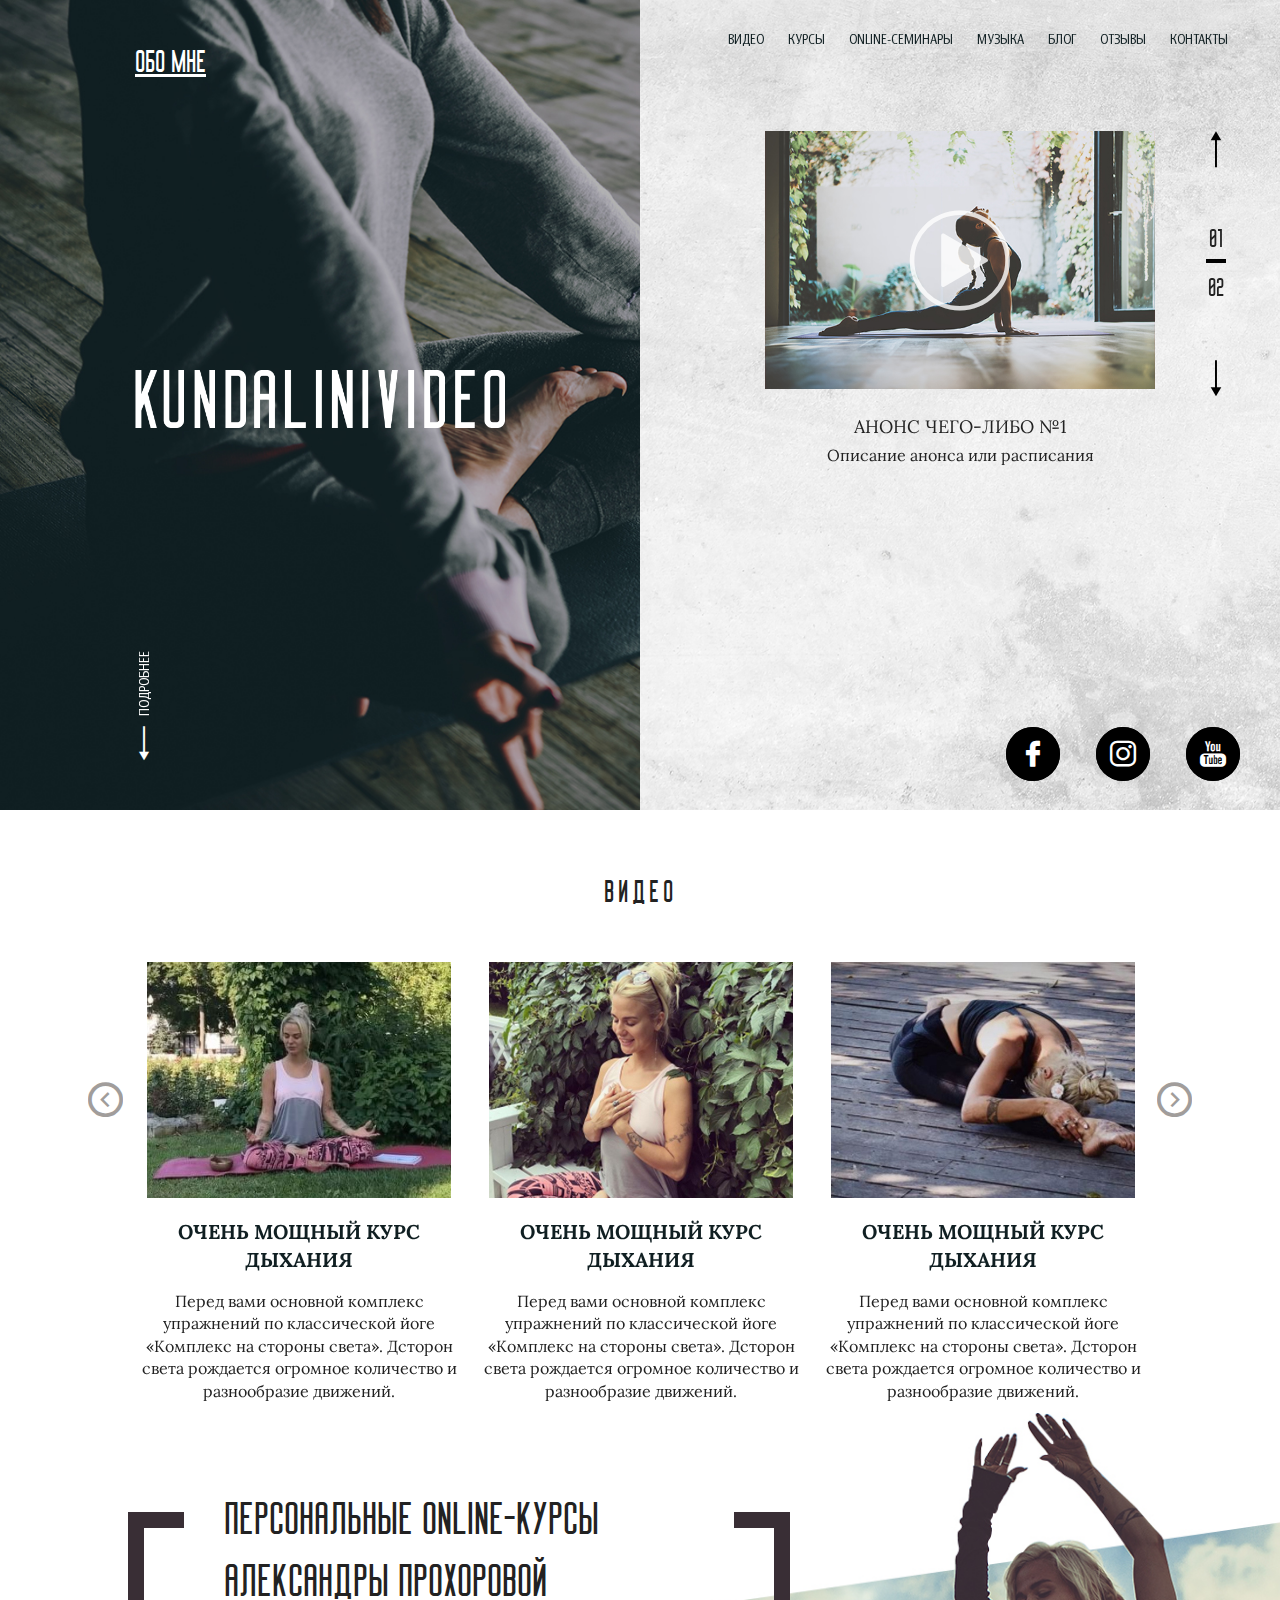
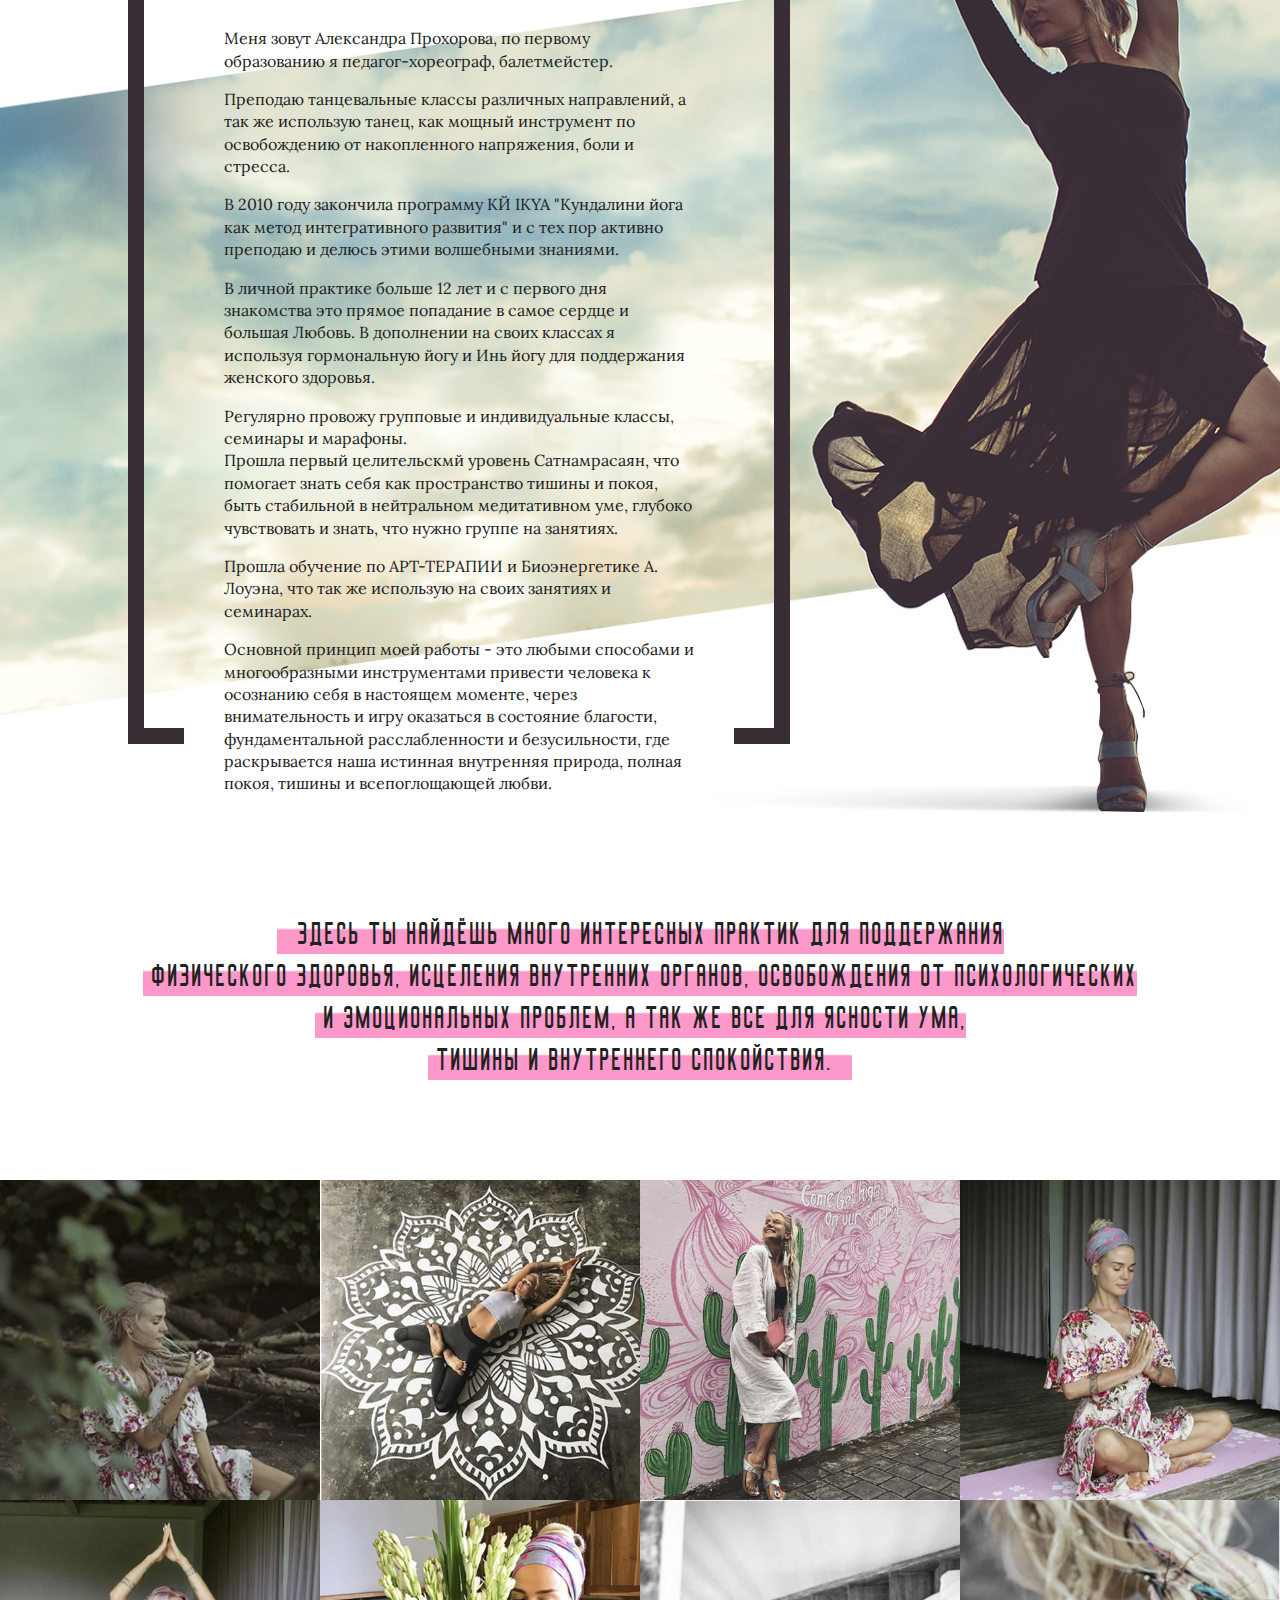
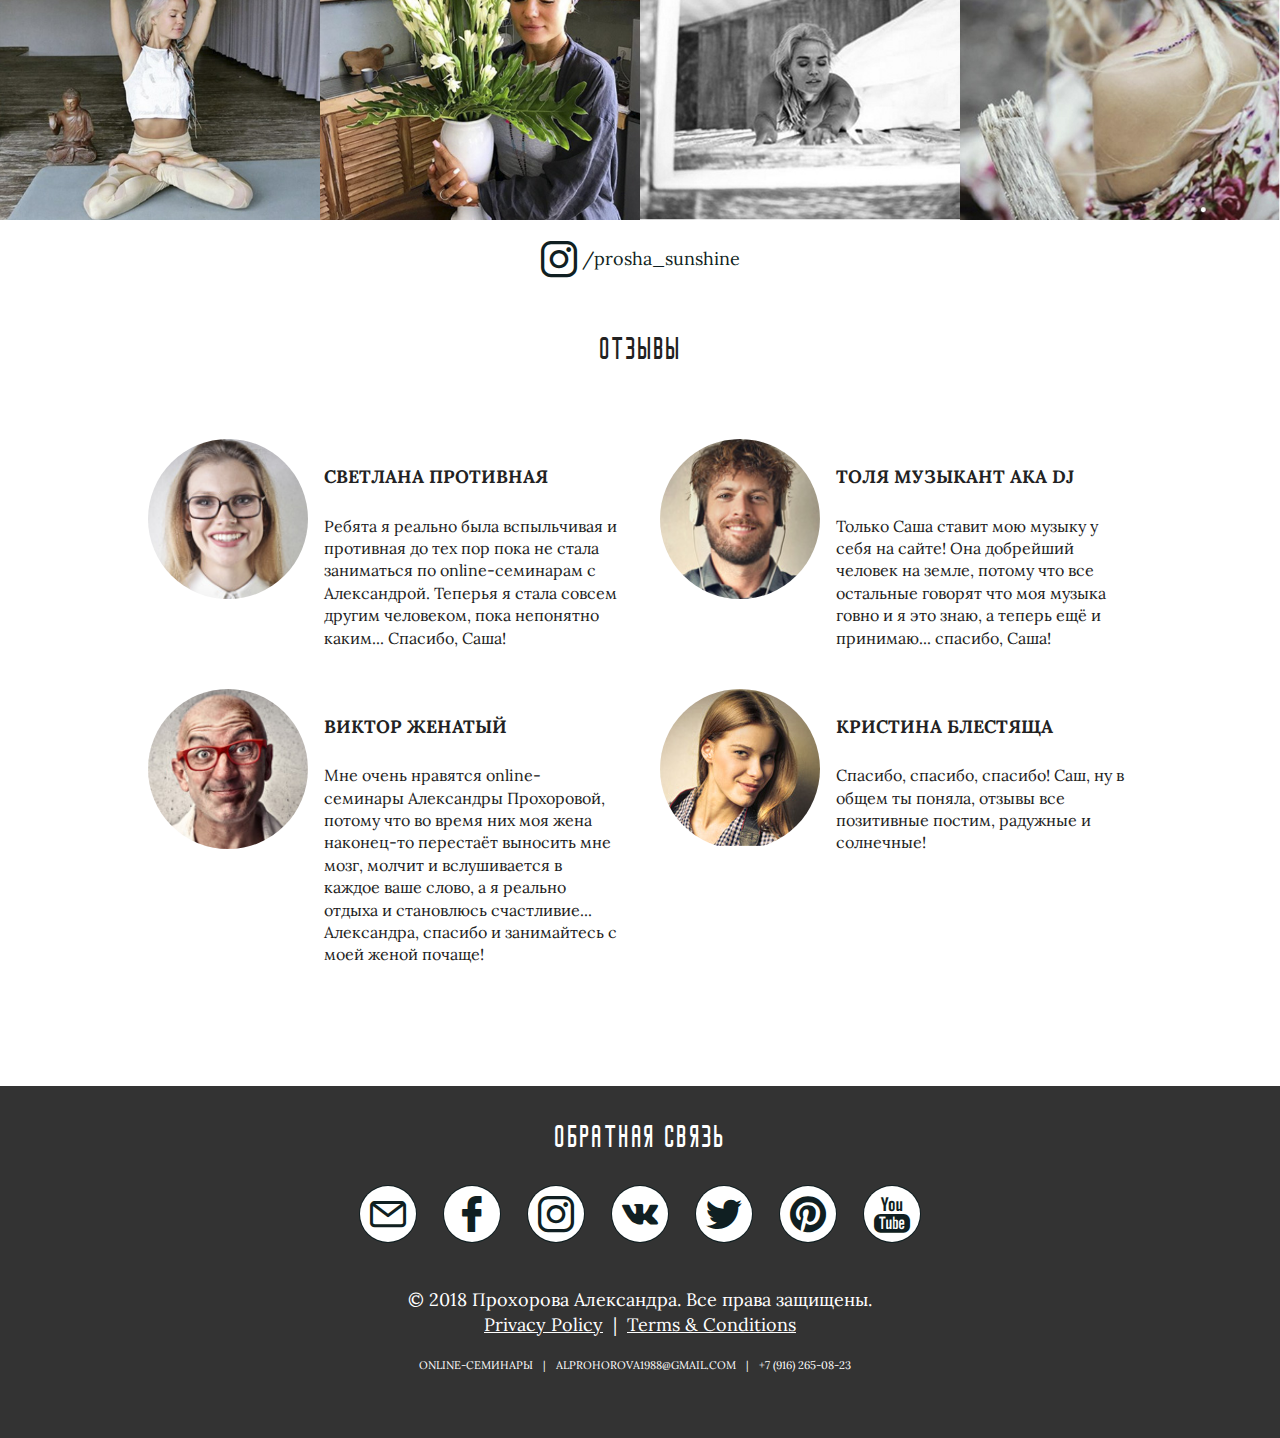
<file: index.html>
<!doctype html>
<html class="no-js" lang="">
    <head>
        <meta charset="utf-8">
        <meta http-equiv="x-ua-compatible" content="ie=edge">
        <title>KUNDALINIVIDEO - видеокурсы Александры Прохоровой</title>
        <meta name="description" content="">
        <meta name="viewport" content="width=device-width, initial-scale=1">

        <link rel="manifest" href="site.webmanifest">
        <link rel="apple-touch-icon" href="icon.png">
        
        <link rel="stylesheet" href="css/style.min.css">
        <link href="https://fonts.googleapis.com/css?family=Lora:400,700&amp;subset=cyrillic" rel="stylesheet">

    </head>
    <body class="page-main">
        <!--[if lte IE 9]>
            <p class="browserupgrade">You are using an <strong>outdated</strong> browser. Please <a href="https://browsehappy.com/">upgrade your browser</a> to improve your experience and security.</p>
        <![endif]-->

        <!-- ▼ Content is here ▼ -->

        <div class="header-layout" id="header-layout">
            <section class="navigation">
                <a href="/" class="navigation__logo"><img src="/images/logo-b.png" alt="KUNDALINIVIDEO"></a>
                <div class="navigation__wrap">
                    <input type="checkbox" id="mobnavcheck" role="button" title="menu">
                    <ul class="navigation__menu">
                        <li class="navigation__menu-item"><a href="about-me.html">Обо мне</a></li>
                        <li class="navigation__menu-item"><a href="video.html">Видео</a></li>
                        <li class="navigation__menu-item"><a href="kursy.html">Курсы</a></li>
                        <li class="navigation__menu-item"><a href="online-seminary.html">Online-семинары</a></li>
                        <li class="navigation__menu-item"><a href="music.html">Музыка</a></li>
                        <li class="navigation__menu-item"><a href="blog.html">Блог</a></li>
                        <li class="navigation__menu-item"><a href="reviews.html">Отзывы</a></li>
                        <li class="navigation__menu-item"><a href="contacts.html">Контакты</a></li>
                        <li class="navigation__menu-item social">
                            <div class="navigation__social">
                                <a class="icon icon-facebook" href="https://www.facebook.com/"></a>
                                <a class="icon icon-instagram" href="https://www.instagram.com/"></a>
                                <a class="icon icon-youtube" href="https://www.youtube.com/user/"></a>
                            </div>
                        </li>
                    </ul>
                    <label for="mobnavcheck" class="navigation__burger" aria-hidden="true" title="menu"><span class="bar"></span></label>
                </div>
            </section>
        </div>

        <div class="main-layout">

            <div class="top-section">
                <div class="top-section__about">
                    <a href="about-me.html" class="top-section__about-pagelink">Обо мне</a>
                    <img src="/images/logo-w.png" alt="KUNDALINIVIDEO" class="top-section__logo">
                    <a href="#about-section" class="top-section__about-morelink">
                        <span>Подробнее</span>
                        <i class="icon arrow-down"></i>
                    </a>
                </div>
                <div class="top-section__events">
                    <div class="top-section__menu">
                        <ul class="navigation__menu">
                            <li class="navigation__menu-item"><a href="video.html">Видео</a></li>
                            <li class="navigation__menu-item"><a href="kursy.html">Курсы</a></li>
                            <li class="navigation__menu-item"><a href="online-seminary.html">Online-семинары</a></li>
                            <li class="navigation__menu-item"><a href="music.html">Музыка</a></li>
                            <li class="navigation__menu-item"><a href="blog.html">Блог</a></li>
                            <li class="navigation__menu-item"><a href="reviews.html">Отзывы</a></li>
                            <li class="navigation__menu-item"><a href="contacts.html">Контакты</a></li>
                        </ul>
                    </div>
                    <div class="events-slider">
                        <div class="events-slider__wrap" id="events-slider">
                            <div class="events-slide">
                                <div class="events-slide__poster icon play"><img src="/images/topslide-item1.jpg" alt=""></div>
                                <div class="events-slide__title">Анонс чего-либо №1</div>
                                <div class="events-slide__descr">Описание анонса или расписания</div>
                            </div>
                            <div class="events-slide">
                                <div class="events-slide__poster icon play"><img src="/images/topslide-item1.jpg" style="transform: scaleX(-1);"></div>
                                <div class="events-slide__title">Анонс чего-либо №2</div>
                                <div class="events-slide__descr">Ещё одно описание анонса или расписания</div>
                            </div>
                        </div>
                        <div class="events-slider__control">
                            <button class="events-slider__control-prev icon arrow-up"></button>
                            <div class="events-slider__counter">
                                <span class="events-slider__counter-cur"></span>
                                <span class="events-slider__counter-total"></span>
                            </div>
                            <button class="events-slider__control-next icon arrow-down"></button>
                        </div>
                    </div>
                    <div class="top-section__social">
                        <a class="icon icon-facebook" href="https://www.facebook.com/"></a>
                        <a class="icon icon-instagram" href="https://www.instagram.com/"></a>
                        <a class="icon icon-youtube" href="https://www.youtube.com/user/"></a>
                    </div>
                </div>
            </div>
  
            <div class="video-section">
                <div class="block-title">Видео</div>
                <div class="container">
                    <div class="video-slider" id="video-slider">
                        <div class="video-slider__item">
                            <a href="" class="video-slider__item-image"><img src="/images/courses-main-cover-1.jpg" alt=""></a>
                            <a href="" class="video-slider__item-title">Очень мощный курс дыхания</a>
                            <div class="video-slider__item-desc">Перед вами основной комплекс упражнений по классической йоге «Комплекс на стороны света». Дсторон света рождается огромное количество и разнообразие движений.</div>
                        </div>
                        <div class="video-slider__item">
                            <a href="" class="video-slider__item-image"><img src="/images/courses-main-cover-2.jpg" alt=""></a>
                            <a href="" class="video-slider__item-title">Очень мощный курс дыхания</a>
                            <div class="video-slider__item-desc">Перед вами основной комплекс упражнений по классической йоге «Комплекс на стороны света». Дсторон света рождается огромное количество и разнообразие движений.</div>
                        </div>
                        <div class="video-slider__item">
                            <a href="" class="video-slider__item-image"><img src="/images/courses-main-cover-3.jpg" alt=""></a>
                            <a href="" class="video-slider__item-title">Очень мощный курс дыхания</a>
                            <div class="video-slider__item-desc">Перед вами основной комплекс упражнений по классической йоге «Комплекс на стороны света». Дсторон света рождается огромное количество и разнообразие движений.</div>
                        </div>
                        <div class="video-slider__item">
                            <a href="" class="video-slider__item-image"><img src="/images/courses-main-cover-1.jpg" alt=""></a>
                            <a href="" class="video-slider__item-title">Очень мощный курс дыхания</a>
                            <div class="video-slider__item-desc">Перед вами основной комплекс упражнений по классической йоге «Комплекс на стороны света». Дсторон света рождается огромное количество и разнообразие движений.</div>
                        </div>
                        <div class="video-slider__item">
                            <a href="" class="video-slider__item-image"><img src="/images/courses-main-cover-2.jpg" alt=""></a>
                            <a href="" class="video-slider__item-title">Очень мощный курс дыхания</a>
                            <div class="video-slider__item-desc">Перед вами основной комплекс упражнений по классической йоге «Комплекс на стороны света». Дсторон света рождается огромное количество и разнообразие движений.</div>
                        </div>
                    </div>
                </div>
            </div>

            <div class="about-section" id="about-section">
                <div class="container">  
                    <div class="about-info">
                        <div class="about-info__text">
                            <div class="about-info__title">Персональные online-курсы Александры Прохоровой</div>
    <p>Меня зовут Александра Прохорова, по первому образованию я педагог-хореограф, балетмейстер.</p>
    <p>Преподаю танцевальные классы различных направлений, а так же использую танец, как мощный инструмент по освобождению от накопленного напряжения, боли и стресса. </p>
    <p>В 2010 году закончила программу КЙ IKYA "Кундалини йога как метод интегративного развития" и с тех пор активно преподаю и делюсь этими волшебными знаниями. </p>
    <p>В личной практике больше 12 лет и с первого дня знакомства это прямое попадание в самое сердце и большая Любовь. В дополнении на своих классах я используя гормональную йогу и Инь йогу для поддержания женского здоровья.</p>
    <p>Регулярно провожу групповые и индивидуальные классы, семинары и марафоны.<br /> Прошла первый целительскмй уровень Сатнамрасаян, что помогает знать себя как пространство тишины и покоя, быть стабильной в нейтральном медитативном уме, глубоко чувствовать и знать, что нужно группе на занятиях.</p>
    <p>Прошла обучение по АРТ-ТЕРАПИИ и Биоэнергетике А. Лоуэна, что так же использую на своих занятиях и семинарах. </p>
    <p>Основной принцип моей работы - это любыми способами и многообразными инструментами привести человека к осознанию себя в настоящем моменте, через внимательность и игру оказаться в состояние благости, фундаментальной расслабленности и безусильности, где раскрывается наша истинная внутренняя природа, полная покоя, тишины и всепоглощающей любви.</p>
                        </div>
                    </div>
                </div>
            </div>

            <div class="highlighted-text container">
                <p><span class="highlight">Здесь ты найдёшь много интересных практик для поддержания <br>
                &nbsp;физического здоровья, исцеления внутренних органов, освобождения от психологических <br>
                &nbsp;и эмоциональных проблем, а так же все для ясности ума, <br>
                &nbsp;тишины и внутреннего спокойствия.</span></p>
            </div>

            <div class="instagram-section">
                <div class="instagram-section__wrap">
                    <a href="https://www.instagram.com/prosha_sunshine/" class="instagram-section__item"><img src="/images/insta-gallery-1.jpg" alt=""></a>
                    <a href="https://www.instagram.com/prosha_sunshine/" class="instagram-section__item"><img src="/images/insta-gallery-2.jpg" alt=""></a>
                    <a href="https://www.instagram.com/prosha_sunshine/" class="instagram-section__item"><img src="/images/insta-gallery-3.jpg" alt=""></a>
                    <a href="https://www.instagram.com/prosha_sunshine/" class="instagram-section__item"><img src="/images/insta-gallery-4.jpg" alt=""></a>
                    <a href="https://www.instagram.com/prosha_sunshine/" class="instagram-section__item"><img src="/images/insta-gallery-5.jpg" alt=""></a>
                    <a href="https://www.instagram.com/prosha_sunshine/" class="instagram-section__item"><img src="/images/insta-gallery-6.jpg" alt=""></a>
                    <a href="https://www.instagram.com/prosha_sunshine/" class="instagram-section__item"><img src="/images/insta-gallery-7.jpg" alt=""></a>
                    <a href="https://www.instagram.com/prosha_sunshine/" class="instagram-section__item"><img src="/images/insta-gallery-8.jpg" alt=""></a>
                </div>
                <div class="instagram-section__link">
                    <a href="https://www.instagram.com/prosha_sunshine/"><i class="icon icon-instagram"></i> <span>/prosha_sunshine</span></a>
                </div>
            </div>

            <div class="reviews-section container">
                <div class="reviews-section__title">Отзывы</div>
                <div class="reviews-section__wrap">
                    <div class="reviews-section__item review-item">
                        <div class="review-item__ava"><img src="/images/reviews-1.jpg" alt=""></div>
                        <div class="review-item__content">
                            <div class="review-item__name">СВЕТЛАНА ПРОТИВНАЯ</div>
                            <div class="review-item__text">Ребята я реально была вспыльчивая и противная до тех пор пока не стала заниматься по online-семинарам с Александрой. Теперья я стала совсем другим человеком, пока непонятно каким... Спасибо, Саша!</div>
                        </div>
                    </div>
                    <div class="reviews-section__item review-item">
                        <div class="review-item__ava"><img src="/images/reviews-2.jpg" alt=""></div>
                        <div class="review-item__content">
                            <div class="review-item__name">ТОлЯ МУЗЫКАНт aKA DJ</div>
                            <div class="review-item__text">Только Саша ставит мою музыку у себя на сайте! Она добрейший человек на земле, потому что все остальные говорят что моя музыка говно и я это знаю, а теперь ещё и принимаю... спасибо, Саша!</div>
                        </div>
                    </div>
                    <div class="reviews-section__item review-item">
                        <div class="review-item__ava"><img src="/images/reviews-3.jpg" alt=""></div>
                        <div class="review-item__content">
                            <div class="review-item__name">ВИКТОР ЖЕНАТЫЙ</div>
                            <div class="review-item__text">Мне очень нравятся online-семинары Александры Прохоровой, потому что во время них моя жена наконец-то перестаёт выносить мне мозг, молчит и вслушивается в каждое ваше слово, а я реально отдыха и становлюсь счастливие... Александра, спасибо и занимайтесь с моей женой почаще!</div>
                        </div>
                    </div>
                    <div class="reviews-section__item review-item">
                        <div class="review-item__ava"><img src="/images/reviews-4.jpg" alt=""></div>
                        <div class="review-item__content">
                            <div class="review-item__name">КРИСТИНА БЛЕСТЯЩА</div>
                            <div class="review-item__text">Спасибо, спасибо, спасибо! Саш, ну в общем ты поняла, отзывы все позитивные постим, радужные и солнечные!</div>
                        </div>
                    </div>
                </div>
            </div>

        </div>

        <div class="footer-layout">
            <div class="container">
                <div class="footer-social">
                    <div class="footer-social__title">
                        Обратная связь
                    </div>
                    <div class="footer-social__links">
                        <a class="icon icon-email" href=""></a>
                        <a class="icon icon-facebook" href="https://www.facebook.com/"></a>
                        <a class="icon icon-instagram" href="https://www.instagram.com/"></a>
                        <a class="icon icon-vk" href="https://vk.com/"></a>
                        <a class="icon icon-twitter" href="https://twitter.com/"></a>
                        <a class="icon icon-pinterest" href=""></a>
                        <a class="icon icon-youtube" href="https://www.youtube.com/user/"></a>
                    </div>
                </div>
                <div class="footer-copyright">
                    &copy; 2018 Прохорова Александра. Все права защищены. <br>
                    <a href="">Privacy Policy</a>&nbsp;&nbsp;|&nbsp;&nbsp;<a href="">Terms &amp; Conditions</a>
                </div>
                <div class="footer-links">
                    <a class="footer-links__item" href="">Online-семинары</a><!-- 
                     --><a class="footer-links__item" href="mailto:alprohorova1988@gmail.com" target="_blank">alprohorova1988@gmail.com</a><!-- 
                     --><a class="footer-links__item" href="tel:+79162650823">+7 (916) 265-08-23</a>
                </div>
            </div>
        </div>

        <!-- ▲ End of content ▲ -->

        <script src="/js/libs/modernizr-3.5.0.min.js" type="text/javascript"></script>
        <script src="https://code.jquery.com/jquery-3.2.1.min.js" integrity="sha256-hwg4gsxgFZhOsEEamdOYGBf13FyQuiTwlAQgxVSNgt4=" crossorigin="anonymous"></script>
        <script>window.jQuery || document.write('<script src="/js/libs/jquery-3.2.1.min.js" type="text/javascript"><\/script>')</script>
        <script src="/js/main.min.js" type="text/javascript"></script>
        
        <!-- <script>
            window.ga=function(){ga.q.push(arguments)};ga.q=[];ga.l=+new Date;
            ga('create','UA-XXXXX-Y','auto');ga('send','pageview')
        </script>
        <script src="https://www.google-analytics.com/analytics.js" async defer></script> -->
    </body>
</html>
</file>
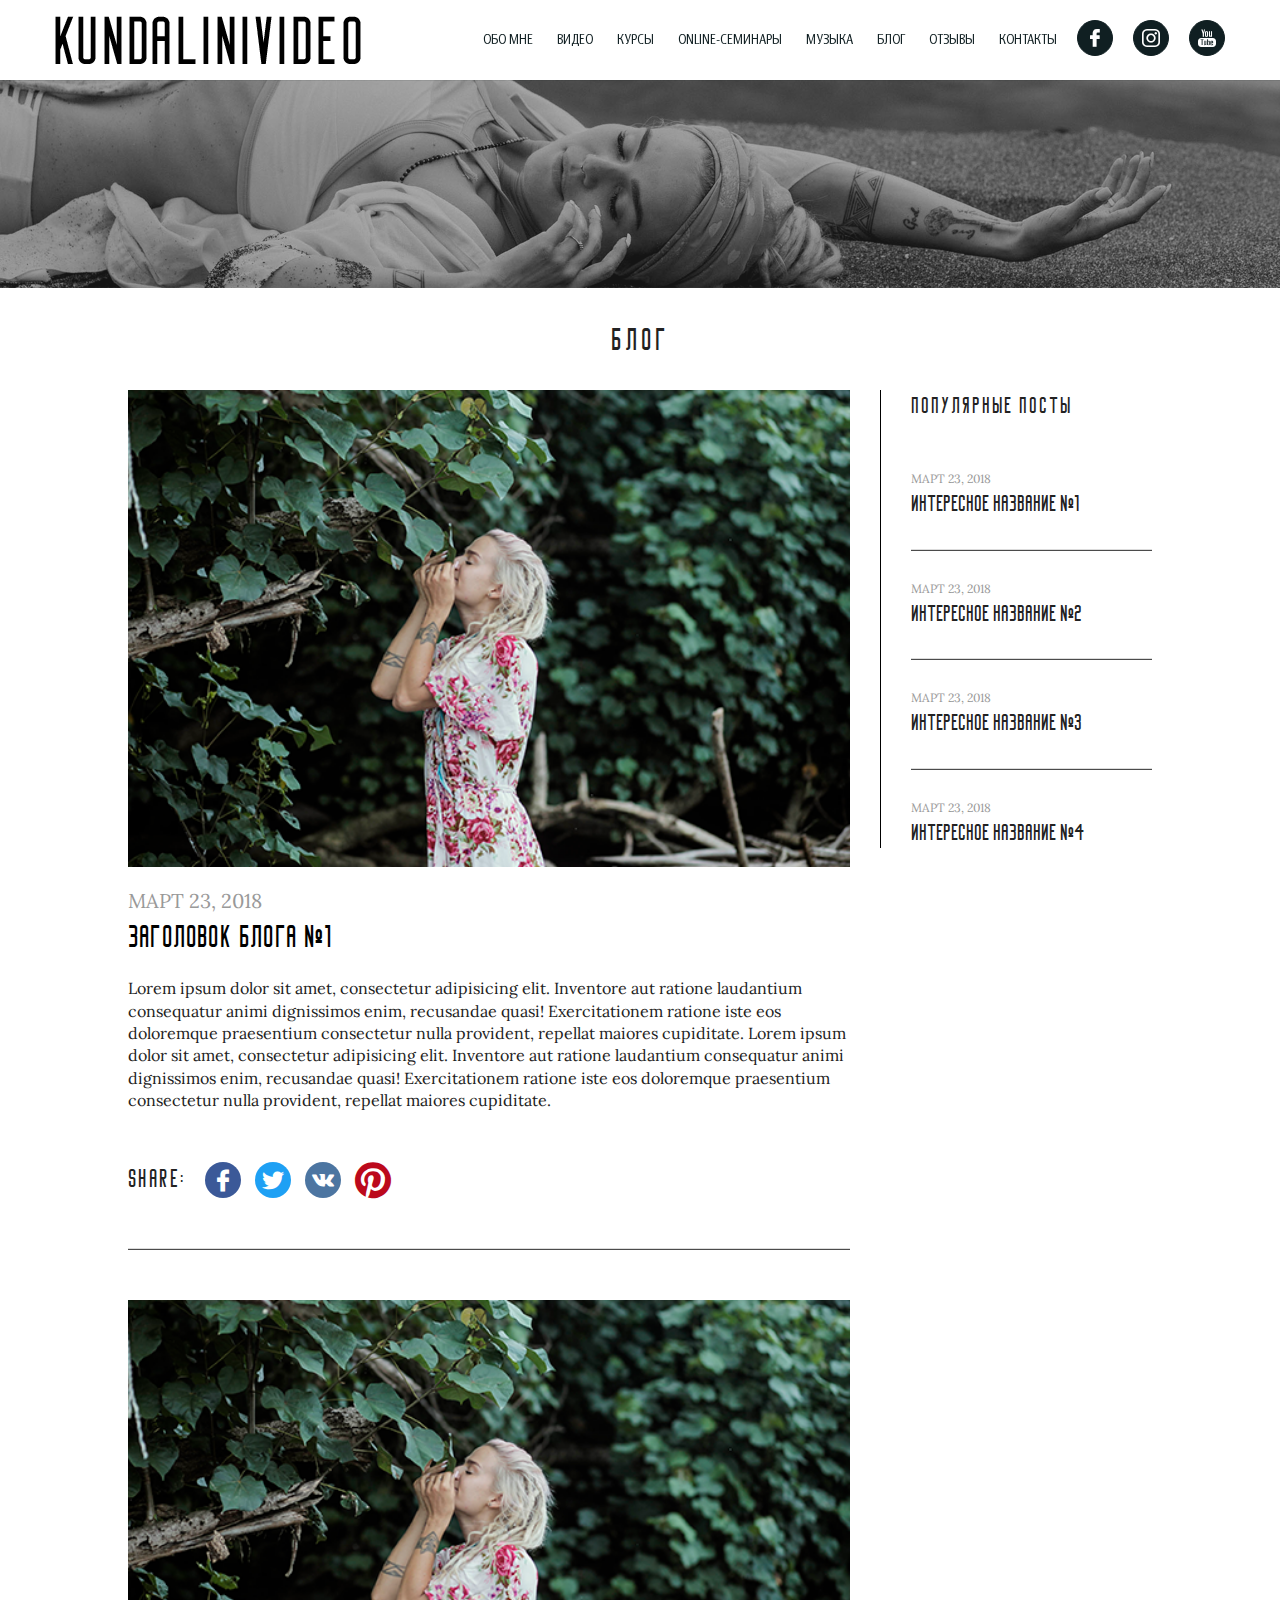
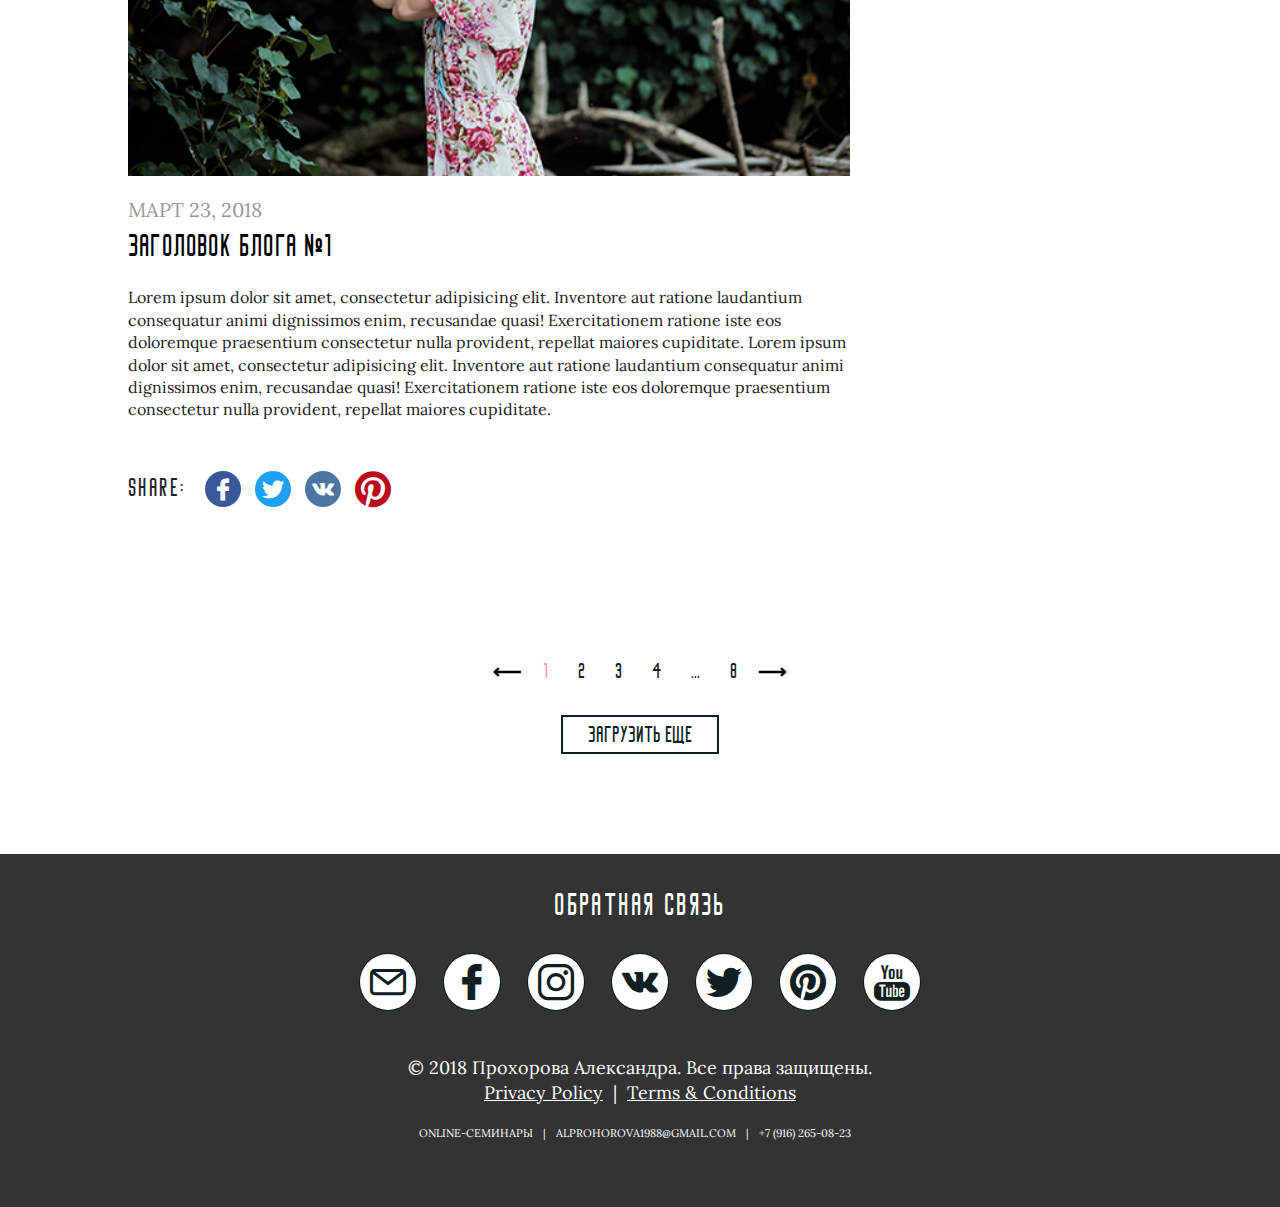
<file: blog.html>
<!doctype html>
<html class="no-js" lang="">

<head>
  <meta charset="utf-8">
  <meta http-equiv="x-ua-compatible" content="ie=edge">
  <title>KUNDALINIVIDEO - видеокурсы Александры Прохоровой</title>
  <meta name="description" content="">
  <meta name="viewport" content="width=device-width, initial-scale=1"> 
  
  <link rel="manifest" href="site.webmanifest">
  <link rel="apple-touch-icon" href="icon.png">
  
  <link rel="stylesheet" href="css/style.min.css">
  <link href="https://fonts.googleapis.com/css?family=Lora:400,700&amp;subset=cyrillic" rel="stylesheet">

</head>

<body class="page-main">

  <!-- ▼ Content is here ▼ -->

  <div class="header-layout fixed">
    <section class="navigation">
        <a href="/" class="navigation__logo"><img src="/images/logo-b.png" alt="KUNDALINIVIDEO"></a>
        <div class="navigation__wrap">
            <input type="checkbox" id="mobnavcheck" role="button" title="menu">
            <ul class="navigation__menu">
                <li class="navigation__menu-item"><a href="about-me.html">Обо мне</a></li>
                <li class="navigation__menu-item"><a href="video.html">Видео</a></li>
                <li class="navigation__menu-item"><a href="kursy.html">Курсы</a></li>
                <li class="navigation__menu-item"><a href="online-seminary.html">Online-семинары</a></li>
                <li class="navigation__menu-item"><a href="music.html">Музыка</a></li>
                <li class="navigation__menu-item"><a href="blog.html">Блог</a></li>
                <li class="navigation__menu-item"><a href="reviews.html">Отзывы</a></li>
                <li class="navigation__menu-item"><a href="contacts.html">Контакты</a></li>
                <li class="navigation__menu-item social">
                    <div class="navigation__social">
                        <a class="icon icon-facebook" href="https://www.facebook.com/"></a>
                        <a class="icon icon-instagram" href="https://www.instagram.com/"></a>
                        <a class="icon icon-youtube" href="https://www.youtube.com/user/"></a>
                    </div>
                </li>
            </ul>
            <label for="mobnavcheck" class="navigation__burger" aria-hidden="true" title="menu"><span class="bar"></span></label>
        </div>
    </section>
  </div>

  <div class="main-layout">

    <div class="top-img">
      <img src="images/top-img.png" alt="">
    </div>

    <div class="container">
      <div class="block-title2">блог</div>
      <div class="blog-container">
        <div class="blog-container__main">

          <div class="blog-container__item">
            <img src="images/kursy-1.png" alt="">
            <div class="blog-container__item-date">март 23, 2018</div>
            <div class="blog-container__item-title">заголовок блога №1</div>
            <div class="blog-container__item-desc">Lorem ipsum dolor sit amet, consectetur adipisicing elit. Inventore aut ratione laudantium consequatur animi dignissimos enim, recusandae quasi! Exercitationem ratione iste eos doloremque praesentium consectetur nulla provident, repellat maiores cupiditate. Lorem ipsum dolor sit amet, consectetur adipisicing elit. Inventore aut ratione laudantium consequatur animi dignissimos enim, recusandae quasi! Exercitationem ratione iste eos doloremque praesentium consectetur nulla provident, repellat maiores cupiditate.</div>
            <div class="blog-container__item-share">
              <div class="blog-container__item-share-text">share:</div>
              <div class="blog-container__item-share-icons">
                <a class="icon icon-facebook" href="https://www.facebook.com/"></a>
                <a class="icon icon-twitter" href="https://twitter.com/"></a>
                <a class="icon icon-vk" href="https://vk.com/"></a>
                <a class="icon icon-pinterest" href=""></a>
              </div>
            </div>
          </div>

          <hr>

          <div class="blog-container__item">
            <img src="images/kursy-1.png" alt="">
            <div class="blog-container__item-date">март 23, 2018</div>
            <div class="blog-container__item-title">заголовок блога №1</div>
            <div class="blog-container__item-desc">Lorem ipsum dolor sit amet, consectetur adipisicing elit. Inventore aut ratione laudantium consequatur animi dignissimos enim, recusandae quasi! Exercitationem ratione iste eos doloremque praesentium consectetur nulla provident, repellat maiores cupiditate. Lorem ipsum dolor sit amet, consectetur adipisicing elit. Inventore aut ratione laudantium consequatur animi dignissimos enim, recusandae quasi! Exercitationem ratione iste eos doloremque praesentium consectetur nulla provident, repellat maiores cupiditate.</div>
            <div class="blog-container__item-share">
              <div class="blog-container__item-share-text">share:</div>
              <div class="blog-container__item-share-icons">
                <a class="icon icon-facebook" href="https://www.facebook.com/"></a>
                <a class="icon icon-twitter" href="https://twitter.com/"></a>
                <a class="icon icon-vk" href="https://vk.com/"></a>
                <a class="icon icon-pinterest" href=""></a>
              </div>
            </div>
          </div>

        </div>

        
        <div class="blog-container__sidebar">

          <div class="blog-container__sidebar-title">популярные посты</div>
          <div class="blog-container__sidebar-date">март 23, 2018</div>
          <div class="blog-container__sidebar-link">интересное название №1</div>
          <hr>
          <div class="blog-container__sidebar-date">март 23, 2018</div>
          <div class="blog-container__sidebar-link">интересное название №2</div>
          <hr>
          <div class="blog-container__sidebar-date">март 23, 2018</div>
          <div class="blog-container__sidebar-link">интересное название №3</div>
          <hr>
          <div class="blog-container__sidebar-date">март 23, 2018</div>
          <div class="blog-container__sidebar-link">интересное название №4</div>

        </div>

      </div>

      <div class="pagination">
        <div class="pagination-block">
          <button class="icon arrow-left"></button>
          <a href="" class="active">1</a>
          <a href="">2</a>
          <a href="">3</a>
          <a href="">4</a>
          <a href="">...</a>
          <a href="">8</a>
          <button class="icon arrow-right"></button>
        </div>
        <div class="pagination-btn">
          <button class="">загрузить еще</button>
        </div>
      </div>

    </div>



  </div>

  <div class="footer-layout">
      <div class="container">
          <div class="footer-social">
              <div class="footer-social__title">
                  Обратная связь
              </div>
              <div class="footer-social__links">
                  <a class="icon icon-email" href=""></a>
                  <a class="icon icon-facebook" href="https://www.facebook.com/"></a>
                  <a class="icon icon-instagram" href="https://www.instagram.com/"></a>
                  <a class="icon icon-vk" href="https://vk.com/"></a>
                  <a class="icon icon-twitter" href="https://twitter.com/"></a>
                  <a class="icon icon-pinterest" href=""></a>
                  <a class="icon icon-youtube" href="https://www.youtube.com/user/"></a>
              </div>
          </div>
          <div class="footer-copyright">
              &copy; 2018 Прохорова Александра. Все права защищены. <br>
              <a href="">Privacy Policy</a>&nbsp;&nbsp;|&nbsp;&nbsp;<a href="">Terms &amp; Conditions</a>
          </div>
          <div class="footer-links">
              <a class="footer-links__item" href="">Online-семинары</a><!-- 
               --><a class="footer-links__item" href="mailto:alprohorova1988@gmail.com" target="_blank">alprohorova1988@gmail.com</a><!-- 
               --><a class="footer-links__item" href="tel:+79162650823">+7 (916) 265-08-23</a>
          </div>
      </div>
  </div>

  <!-- ▲ End of content ▲ -->

  <script src="/js/libs/modernizr-3.5.0.min.js" type="text/javascript"></script>
  <script src="https://code.jquery.com/jquery-3.2.1.min.js" integrity="sha256-hwg4gsxgFZhOsEEamdOYGBf13FyQuiTwlAQgxVSNgt4=" crossorigin="anonymous"></script>
  <script>window.jQuery || document.write('<script src="/js/libs/jquery-3.2.1.min.js" type="text/javascript"><\/script>')</script>
  <script src="/js/main.min.js" type="text/javascript"></script>
  
  <!-- <script>
      window.ga=function(){ga.q.push(arguments)};ga.q=[];ga.l=+new Date;
      ga('create','UA-XXXXX-Y','auto');ga('send','pageview')
  </script>
  <script src="https://www.google-analytics.com/analytics.js" async defer></script> -->
</body>

</html>
</file>
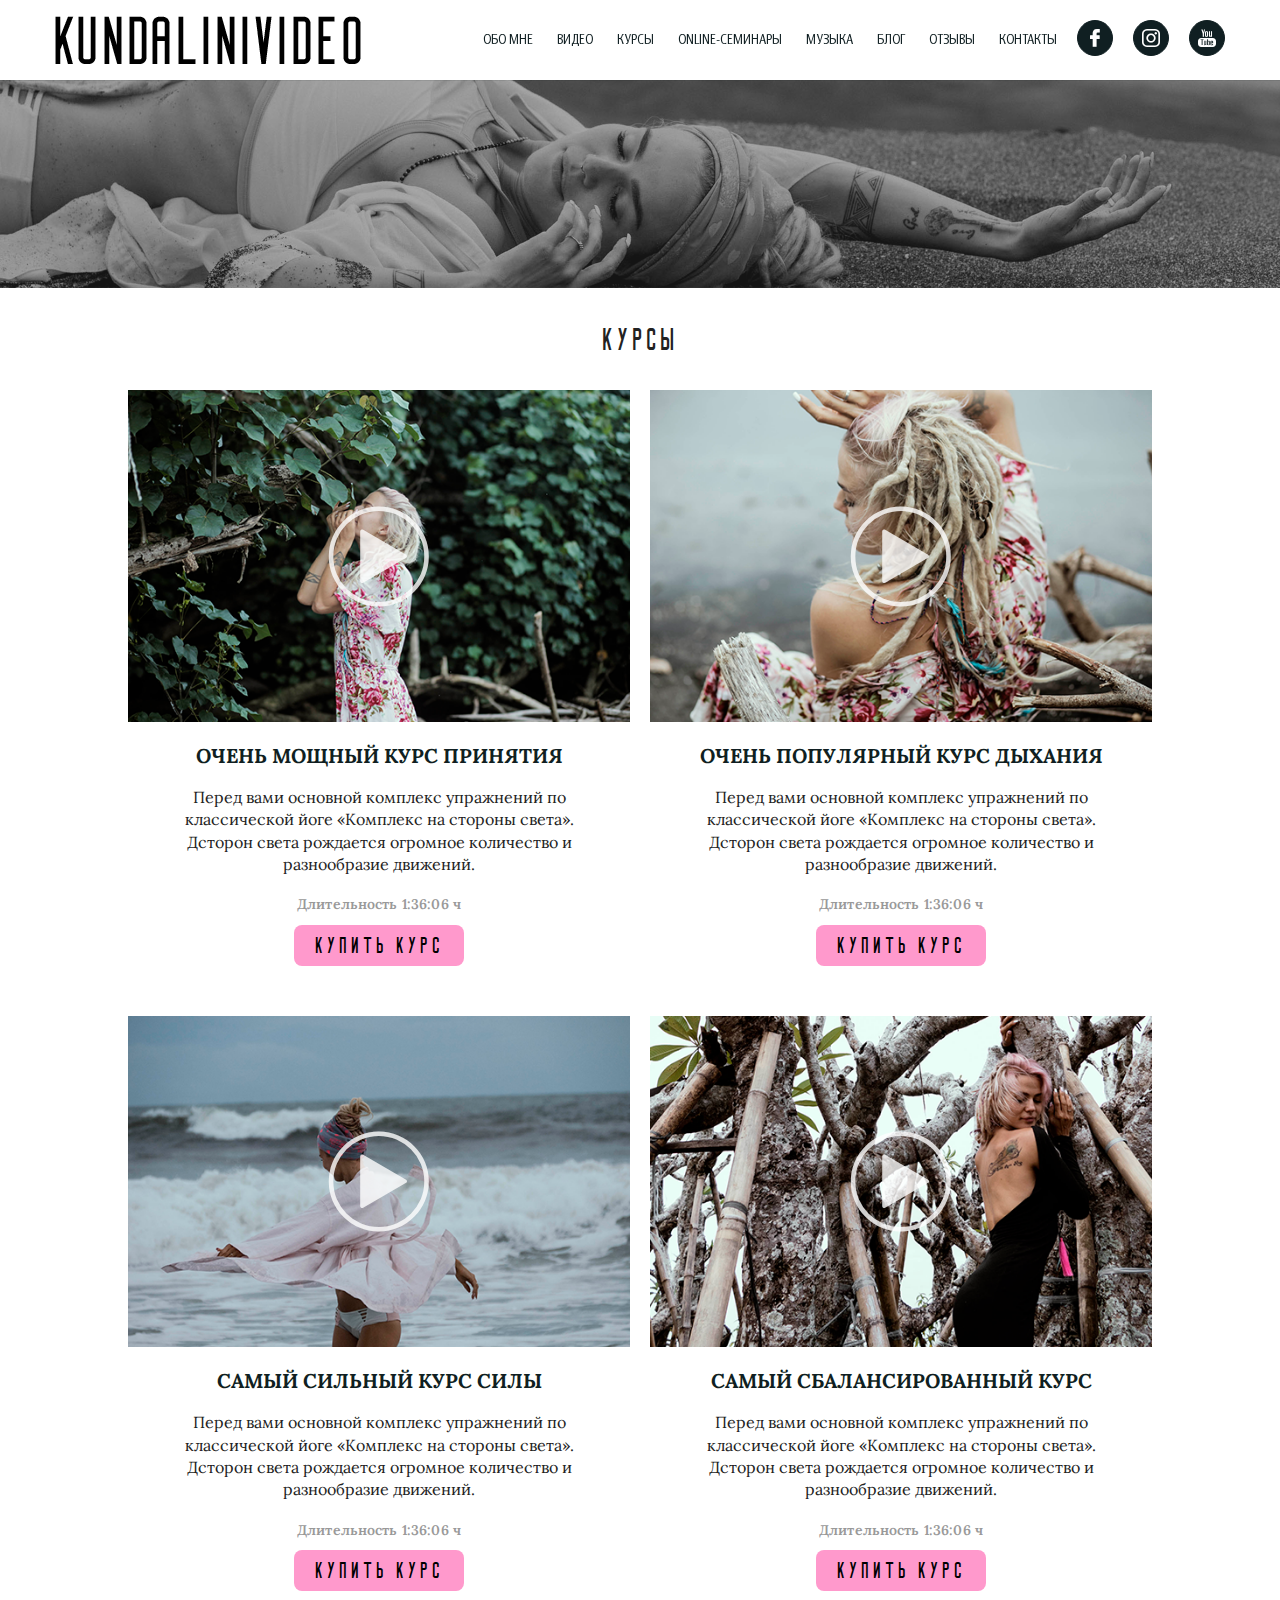
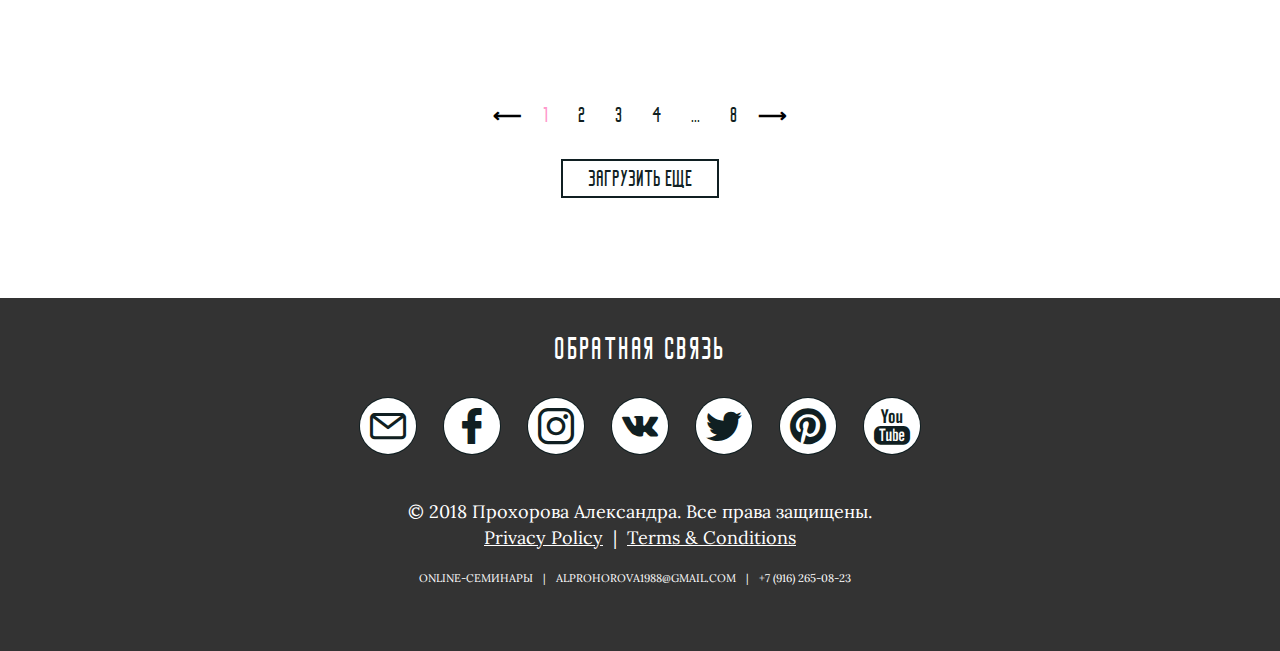
<file: kursy.html>
<!doctype html>
<html class="no-js" lang="">

<head>
  <meta charset="utf-8">
  <meta http-equiv="x-ua-compatible" content="ie=edge">
  <title>KUNDALINIVIDEO - видеокурсы Александры Прохоровой</title>
  <meta name="description" content="">
  <meta name="viewport" content="width=device-width, initial-scale=1"> 
  
  <link rel="manifest" href="site.webmanifest">
  <link rel="apple-touch-icon" href="icon.png">
  
  <link rel="stylesheet" href="css/style.min.css">
  <link href="https://fonts.googleapis.com/css?family=Lora:400,700&amp;subset=cyrillic" rel="stylesheet">

</head>

<body class="page-main">

  <!-- ▼ Content is here ▼ -->

  <div class="header-layout fixed">
    <section class="navigation">
        <a href="/" class="navigation__logo"><img src="/images/logo-b.png" alt="KUNDALINIVIDEO"></a>
        <div class="navigation__wrap">
            <input type="checkbox" id="mobnavcheck" role="button" title="menu">
            <ul class="navigation__menu">
                <li class="navigation__menu-item"><a href="about-me.html">Обо мне</a></li>
                <li class="navigation__menu-item"><a href="video.html">Видео</a></li>
                <li class="navigation__menu-item"><a href="kursy.html">Курсы</a></li>
                <li class="navigation__menu-item"><a href="online-seminary.html">Online-семинары</a></li>
                <li class="navigation__menu-item"><a href="music.html">Музыка</a></li>
                <li class="navigation__menu-item"><a href="blog.html">Блог</a></li>
                <li class="navigation__menu-item"><a href="reviews.html">Отзывы</a></li>
                <li class="navigation__menu-item"><a href="contacts.html">Контакты</a></li>
                <li class="navigation__menu-item social">
                    <div class="navigation__social">
                        <a class="icon icon-facebook" href="https://www.facebook.com/"></a>
                        <a class="icon icon-instagram" href="https://www.instagram.com/"></a>
                        <a class="icon icon-youtube" href="https://www.youtube.com/user/"></a>
                    </div>
                </li>
            </ul>
            <label for="mobnavcheck" class="navigation__burger" aria-hidden="true" title="menu"><span class="bar"></span></label>
        </div>
    </section>
  </div>

  <div class="main-layout">
    <div class="top-img">
      <img src="images/top-img.png" alt="">
    </div>
    <div class="container">
      <div class="kursy-content">
        <div class="block-title">курсы</div>
        <div class="kursy-content__block">

          <div class="kursy-content__item">
            <div class="kursy-content__item-img icon play">
              <a href=""><img src="images/kursy-1.png" alt=""></a>
            </div>
            <div href="" class="kursy-content__item-title">очень мощный курс принятия</div>
            <div class="kursy-content__item-desc">
                Перед вами основной комплекс упражнений по классической йоге «Комплекс на стороны света». Дсторон света рождается огромное количество и разнообразие движений.
            </div>
            <div class="kursy-content_item-durability">Длительность 1:36:06 ч</div>
            <a class="kursy-content__item-btn">купить курс</a>
          </div>

          <div class="kursy-content__item">
            <div class="kursy-content__item-img icon play">
              <a href=""><img src="images/kursy-2.png" alt=""></a>
            </div>
            <div href="" class="kursy-content__item-title">Очень популярный курс дыхания</div>
            <div class="kursy-content__item-desc">
                Перед вами основной комплекс упражнений по классической йоге «Комплекс на стороны света». Дсторон света рождается огромное количество и разнообразие движений.
            </div>
            <div class="kursy-content_item-durability">Длительность 1:36:06 ч</div>
            <a class="kursy-content__item-btn">купить курс</a>
          </div>

          <div class="kursy-content__item">
            <div class="kursy-content__item-img icon play">
              <a href=""><img src="images/kursy-3.png" alt=""></a>
            </div>
            <div href="" class="kursy-content__item-title">самый сильный курс силы</div>
            <div class="kursy-content__item-desc">
                Перед вами основной комплекс упражнений по классической йоге «Комплекс на стороны света». Дсторон света рождается огромное количество и разнообразие движений.
            </div>
            <div class="kursy-content_item-durability">Длительность 1:36:06 ч</div>
            <a class="kursy-content__item-btn">купить курс</a>
          </div>

          <div class="kursy-content__item">
            <div class="kursy-content__item-img icon play">
              <a href=""><img src="images/kursy-4.png" alt=""></a>
            </div>
            <div href="" class="kursy-content__item-title">самый сбалансированный курс</div>
            <div class="kursy-content__item-desc">
                Перед вами основной комплекс упражнений по классической йоге «Комплекс на стороны света». Дсторон света рождается огромное количество и разнообразие движений.
            </div>
            <div class="kursy-content_item-durability">Длительность 1:36:06 ч</div>
            <a class="kursy-content__item-btn">купить курс</a>
          </div>
        </div>

        <div class="pagination">
          <div class="pagination-block">
            <button class="icon arrow-left"></button>
            <a href="" class="active">1</a>
            <a href="">2</a>
            <a href="">3</a>
            <a href="">4</a>
            <a href="">...</a>
            <a href="">8</a>
            <button class="icon arrow-right"></button>
          </div>
          <div class="pagination-btn">
            <button class="">загрузить еще</button>
          </div>
        </div>
        
      </div>
    </div>


  </div>

  <div class="footer-layout">
      <div class="container">
          <div class="footer-social">
              <div class="footer-social__title">
                  Обратная связь
              </div>
              <div class="footer-social__links">
                  <a class="icon icon-email" href=""></a>
                  <a class="icon icon-facebook" href="https://www.facebook.com/"></a>
                  <a class="icon icon-instagram" href="https://www.instagram.com/"></a>
                  <a class="icon icon-vk" href="https://vk.com/"></a>
                  <a class="icon icon-twitter" href="https://twitter.com/"></a>
                  <a class="icon icon-pinterest" href=""></a>
                  <a class="icon icon-youtube" href="https://www.youtube.com/user/"></a>
              </div>
          </div>
          <div class="footer-copyright">
              &copy; 2018 Прохорова Александра. Все права защищены. <br>
              <a href="">Privacy Policy</a>&nbsp;&nbsp;|&nbsp;&nbsp;<a href="">Terms &amp; Conditions</a>
          </div>
          <div class="footer-links">
              <a class="footer-links__item" href="">Online-семинары</a><!-- 
               --><a class="footer-links__item" href="mailto:alprohorova1988@gmail.com" target="_blank">alprohorova1988@gmail.com</a><!-- 
               --><a class="footer-links__item" href="tel:+79162650823">+7 (916) 265-08-23</a>
          </div>
      </div>
  </div>

  <!-- ▲ End of content ▲ -->

  <script src="/js/libs/modernizr-3.5.0.min.js" type="text/javascript"></script>
  <script src="https://code.jquery.com/jquery-3.2.1.min.js" integrity="sha256-hwg4gsxgFZhOsEEamdOYGBf13FyQuiTwlAQgxVSNgt4=" crossorigin="anonymous"></script>
  <script>window.jQuery || document.write('<script src="/js/libs/jquery-3.2.1.min.js" type="text/javascript"><\/script>')</script>
  <script src="/js/main.min.js" type="text/javascript"></script>
  
  <!-- <script>
      window.ga=function(){ga.q.push(arguments)};ga.q=[];ga.l=+new Date;
      ga('create','UA-XXXXX-Y','auto');ga('send','pageview')
  </script>
  <script src="https://www.google-analytics.com/analytics.js" async defer></script> -->

</body>

</html>
</file>
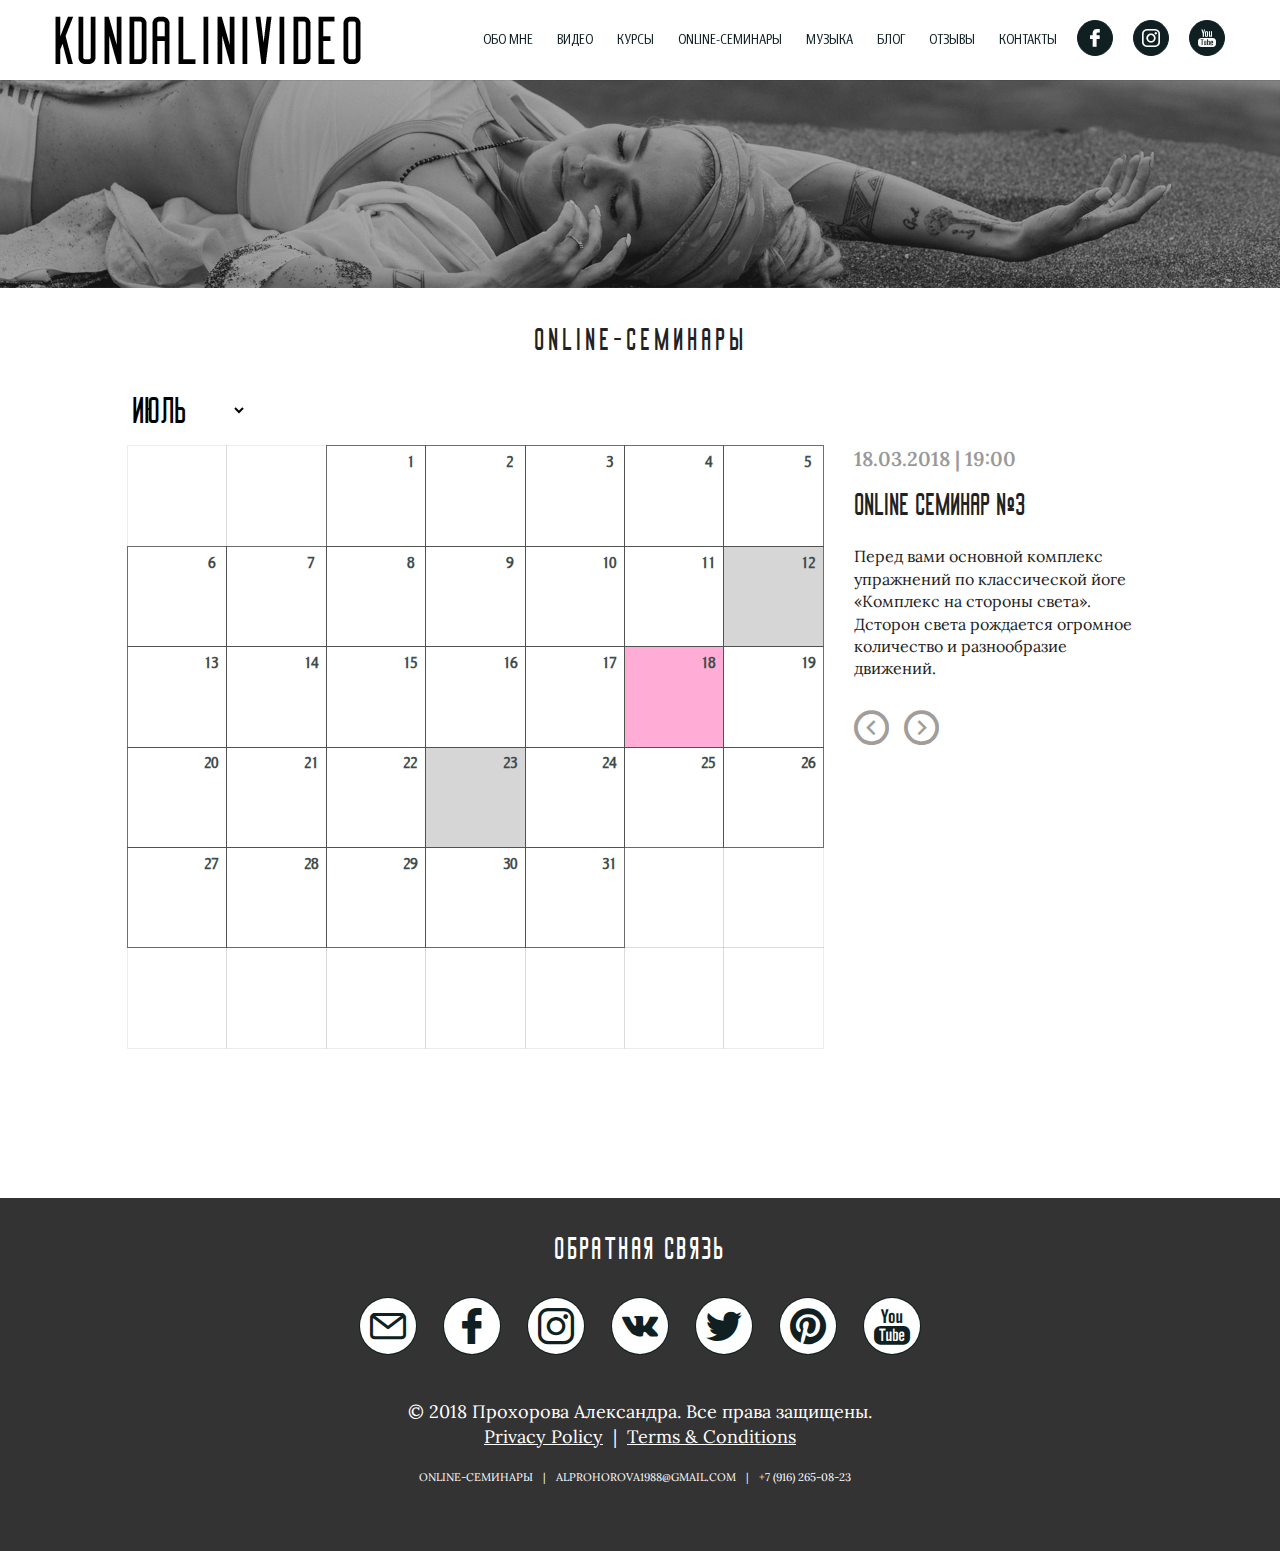
<file: online-seminary.html>
<!doctype html>
<html class="no-js" lang="">

<head>
  <meta charset="utf-8">
  <meta http-equiv="x-ua-compatible" content="ie=edge">
  <title>KUNDALINIVIDEO - видеокурсы Александры Прохоровой</title>
  <meta name="description" content="">
  <meta name="viewport" content="width=device-width, initial-scale=1"> 
  
  <link rel="manifest" href="site.webmanifest">
  <link rel="apple-touch-icon" href="icon.png">
  
  <link rel="stylesheet" href="css/style.min.css">
  <link href="https://fonts.googleapis.com/css?family=Lora:400,700&amp;subset=cyrillic" rel="stylesheet">

</head>

<body class="page-main">

  <!-- ▼ Content is here ▼ -->

  <div class="header-layout fixed">
    <section class="navigation">
        <a href="/" class="navigation__logo"><img src="/images/logo-b.png" alt="KUNDALINIVIDEO"></a>
        <div class="navigation__wrap">
            <input type="checkbox" id="mobnavcheck" role="button" title="menu">
            <ul class="navigation__menu">
                <li class="navigation__menu-item"><a href="about-me.html">Обо мне</a></li>
                <li class="navigation__menu-item"><a href="video.html">Видео</a></li>
                <li class="navigation__menu-item"><a href="kursy.html">Курсы</a></li>
                <li class="navigation__menu-item"><a href="online-seminary.html">Online-семинары</a></li>
                <li class="navigation__menu-item"><a href="music.html">Музыка</a></li>
                <li class="navigation__menu-item"><a href="blog.html">Блог</a></li>
                <li class="navigation__menu-item"><a href="reviews.html">Отзывы</a></li>
                <li class="navigation__menu-item"><a href="contacts.html">Контакты</a></li>
                <li class="navigation__menu-item social">
                    <div class="navigation__social">
                        <a class="icon icon-facebook" href="https://www.facebook.com/"></a>
                        <a class="icon icon-instagram" href="https://www.instagram.com/"></a>
                        <a class="icon icon-youtube" href="https://www.youtube.com/user/"></a>
                    </div>
                </li>
            </ul>
            <label for="mobnavcheck" class="navigation__burger" aria-hidden="true" title="menu"><span class="bar"></span></label>
        </div>
    </section>
  </div>

  <div class="main-layout">
    <div class="top-img">
      <img src="images/top-img.png" alt="">
    </div>
    <div class="block-title2">online-семинары</div>
    <div class="container seminary-container">
      <select class="month" name="" id="month">
        <option value="1">Январь</option>
        <option value="2">Февраль</option>
        <option value="3">Март</option>
        <option value="4">Апрель</option>
        <option value="5">Май</option>
        <option value="6">Июнь</option>
        <option value="7">Июль</option>
        <option value="8">Август</option>
        <option value="9">Сентябрь</option>
        <option value="10">Октябрь</option>
        <option value="11">Ноябрь</option>
        <option value="12">Декабрь</option>
      </select>
      <div class="calendar-block">
        <div class="calendar" id="calendar"></div>
        <div class="calendar-sidebar">
          <div class="calendar-sidebar__item">
            <div class="calendar-sidebar__item-date">18.03.2018 | 19:00</div>
            <div class="calendar-sidebar__item-title">online семинар №3</div>
            <div class="calendar-sidebar__item-desc">Перед вами основной комплекс упражнений по классической йоге «Комплекс на стороны света». Дсторон света рождается огромное количество и разнообразие движений.</div>
            <div class="calendar-sidebar__item-buttons">
              <button class="prev"></button>
              <button class="next"></button>
            </div>
          </div>
        </div>
      </div>
    </div>
  </div>

  <div class="footer-layout">
      <div class="container">
          <div class="footer-social">
              <div class="footer-social__title">
                  Обратная связь
              </div>
              <div class="footer-social__links">
                  <a class="icon icon-email" href=""></a>
                  <a class="icon icon-facebook" href="https://www.facebook.com/"></a>
                  <a class="icon icon-instagram" href="https://www.instagram.com/"></a>
                  <a class="icon icon-vk" href="https://vk.com/"></a>
                  <a class="icon icon-twitter" href="https://twitter.com/"></a>
                  <a class="icon icon-pinterest" href=""></a>
                  <a class="icon icon-youtube" href="https://www.youtube.com/user/"></a>
              </div>
          </div>
          <div class="footer-copyright">
              &copy; 2018 Прохорова Александра. Все права защищены. <br>
              <a href="">Privacy Policy</a>&nbsp;&nbsp;|&nbsp;&nbsp;<a href="">Terms &amp; Conditions</a>
          </div>
          <div class="footer-links">
              <a class="footer-links__item" href="">Online-семинары</a><!-- 
               --><a class="footer-links__item" href="mailto:alprohorova1988@gmail.com" target="_blank">alprohorova1988@gmail.com</a><!-- 
               --><a class="footer-links__item" href="tel:+79162650823">+7 (916) 265-08-23</a>
          </div>
      </div>
  </div>

  <!-- ▲ End of content ▲ -->

  <script src="/js/libs/modernizr-3.5.0.min.js" type="text/javascript"></script>
  <script src="https://code.jquery.com/jquery-3.2.1.min.js" integrity="sha256-hwg4gsxgFZhOsEEamdOYGBf13FyQuiTwlAQgxVSNgt4=" crossorigin="anonymous"></script>
  <script>window.jQuery || document.write('<script src="/js/libs/jquery-3.2.1.min.js" type="text/javascript"><\/script>')</script>
  <script src="/js/main.min.js" type="text/javascript"></script>
  
  <!-- <script>
      window.ga=function(){ga.q.push(arguments)};ga.q=[];ga.l=+new Date;
      ga('create','UA-XXXXX-Y','auto');ga('send','pageview')
  </script>
  <script src="https://www.google-analytics.com/analytics.js" async defer></script> -->
</body>

</html>
</file>
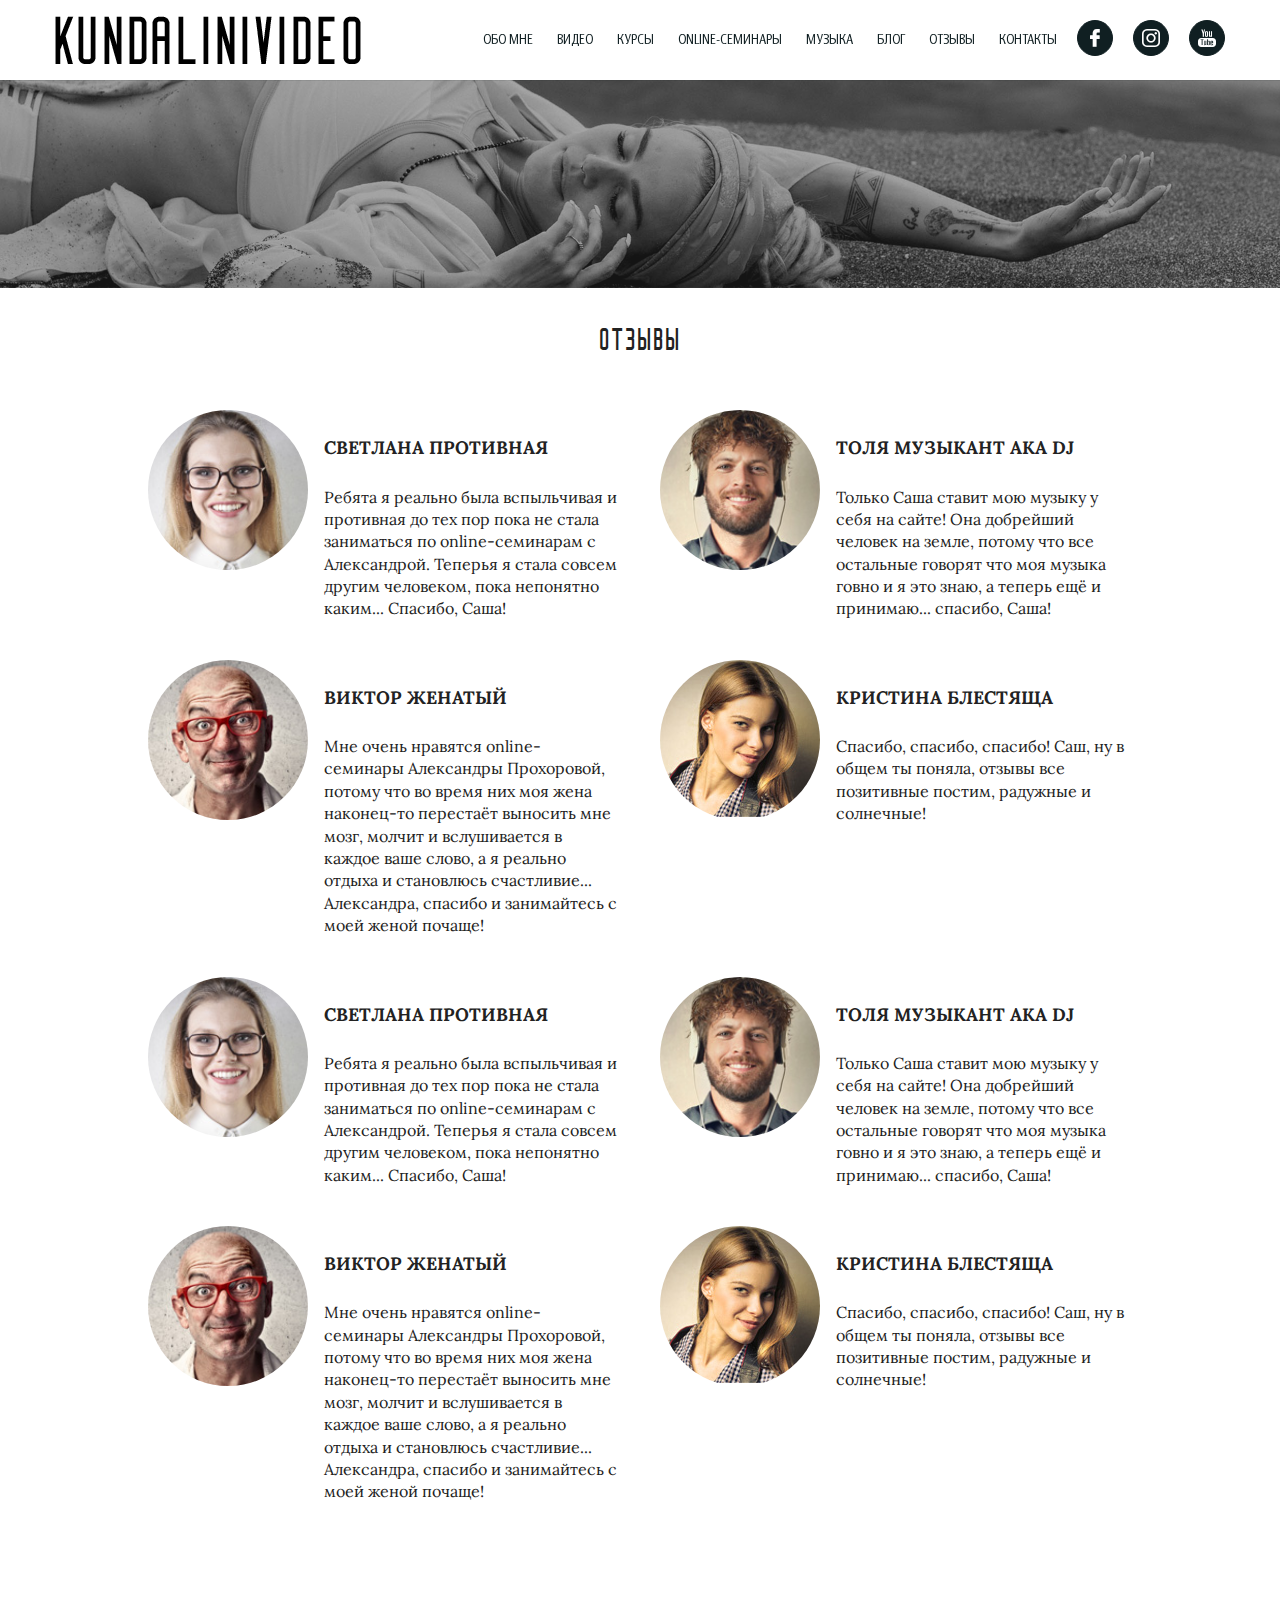
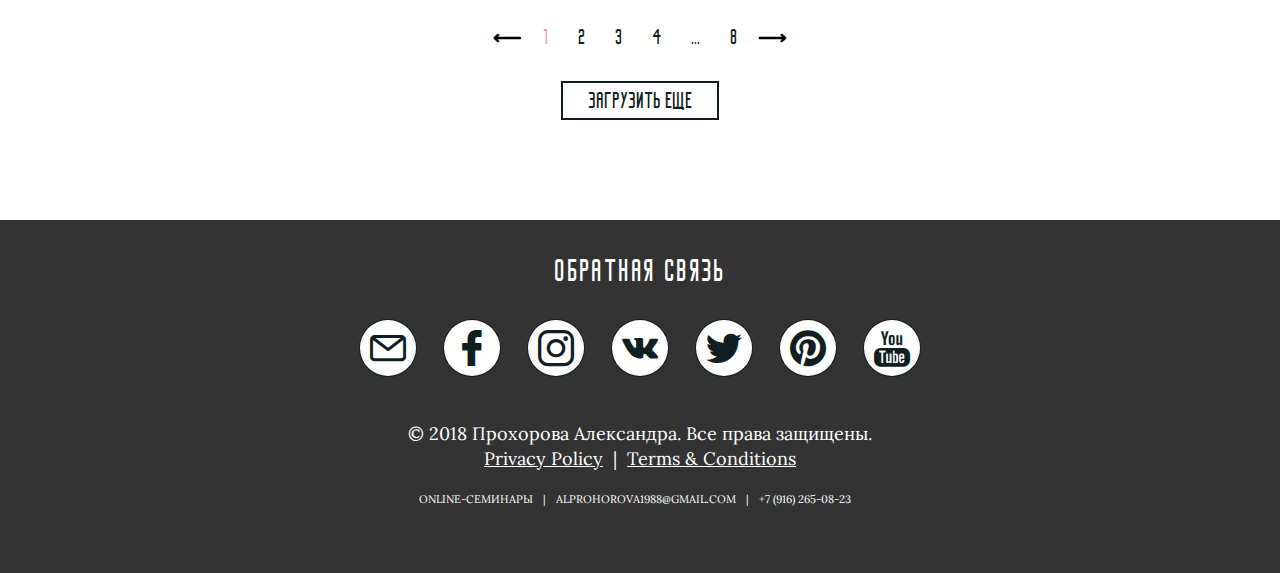
<file: reviews.html>
<!doctype html>
<html class="no-js" lang="">

<head>
  <meta charset="utf-8">
  <meta http-equiv="x-ua-compatible" content="ie=edge">
  <title>KUNDALINIVIDEO - видеокурсы Александры Прохоровой</title>
  <meta name="description" content="">
  <meta name="viewport" content="width=device-width, initial-scale=1"> 
  
  <link rel="manifest" href="site.webmanifest">
  <link rel="apple-touch-icon" href="icon.png">
  
  <link rel="stylesheet" href="css/style.min.css">
  <link href="https://fonts.googleapis.com/css?family=Lora:400,700&amp;subset=cyrillic" rel="stylesheet">

</head>

<body class="page-main">

  <!-- ▼ Content is here ▼ -->

  <div class="header-layout fixed">
    <section class="navigation">
        <a href="/" class="navigation__logo"><img src="/images/logo-b.png" alt="KUNDALINIVIDEO"></a>
        <div class="navigation__wrap">
            <input type="checkbox" id="mobnavcheck" role="button" title="menu">
            <ul class="navigation__menu">
                <li class="navigation__menu-item"><a href="about-me.html">Обо мне</a></li>
                <li class="navigation__menu-item"><a href="video.html">Видео</a></li>
                <li class="navigation__menu-item"><a href="kursy.html">Курсы</a></li>
                <li class="navigation__menu-item"><a href="online-seminary.html">Online-семинары</a></li>
                <li class="navigation__menu-item"><a href="music.html">Музыка</a></li>
                <li class="navigation__menu-item"><a href="blog.html">Блог</a></li>
                <li class="navigation__menu-item"><a href="reviews.html">Отзывы</a></li>
                <li class="navigation__menu-item"><a href="contacts.html">Контакты</a></li>
                <li class="navigation__menu-item social">
                    <div class="navigation__social">
                        <a class="icon icon-facebook" href="https://www.facebook.com/"></a>
                        <a class="icon icon-instagram" href="https://www.instagram.com/"></a>
                        <a class="icon icon-youtube" href="https://www.youtube.com/user/"></a>
                    </div>
                </li>
            </ul>
            <label for="mobnavcheck" class="navigation__burger" aria-hidden="true" title="menu"><span class="bar"></span></label>
        </div>
    </section>
  </div>

  <div class="main-layout">
    <div class="top-img">
      <img src="images/top-img.png" alt="">
    </div>
    <div class="reviews-section container">
      <div class="reviews-section__title block-title2">Отзывы</div>
      <div class="reviews-section__wrap">

        <div class="reviews-section__item review-item">
          <div class="review-item__ava">
            <img src="/images/reviews-1.jpg" alt="">
          </div>
          <div class="review-item__content">
            <div class="review-item__name">СВЕТЛАНА ПРОТИВНАЯ</div>
            <div class="review-item__text">Ребята я реально была вспыльчивая и противная до тех пор пока не стала заниматься по online-семинарам с Александрой.
              Теперья я стала совсем другим человеком, пока непонятно каким... Спасибо, Саша!</div>
          </div>
        </div>

        <div class="reviews-section__item review-item">
          <div class="review-item__ava">
            <img src="/images/reviews-2.jpg" alt="">
          </div>
          <div class="review-item__content">
            <div class="review-item__name">ТОлЯ МУЗЫКАНт aKA DJ</div>
            <div class="review-item__text">Только Саша ставит мою музыку у себя на сайте! Она добрейший человек на земле, потому что все остальные говорят
              что моя музыка говно и я это знаю, а теперь ещё и принимаю... спасибо, Саша!</div>
          </div>
        </div>

        <div class="reviews-section__item review-item">
          <div class="review-item__ava">
            <img src="/images/reviews-3.jpg" alt="">
          </div>
          <div class="review-item__content">
            <div class="review-item__name">ВИКТОР ЖЕНАТЫЙ</div>
            <div class="review-item__text">Мне очень нравятся online-семинары Александры Прохоровой, потому что во время них моя жена наконец-то перестаёт
              выносить мне мозг, молчит и вслушивается в каждое ваше слово, а я реально отдыха и становлюсь счастливие...
              Александра, спасибо и занимайтесь с моей женой почаще!</div>
          </div>
        </div>

        <div class="reviews-section__item review-item">
          <div class="review-item__ava">
            <img src="/images/reviews-4.jpg" alt="">
          </div>
          <div class="review-item__content">
            <div class="review-item__name">КРИСТИНА БЛЕСТЯЩА</div>
            <div class="review-item__text">Спасибо, спасибо, спасибо! Саш, ну в общем ты поняла, отзывы все позитивные постим, радужные и солнечные!</div>
          </div>
        </div>

        <div class="reviews-section__item review-item">
          <div class="review-item__ava">
            <img src="/images/reviews-1.jpg" alt="">
          </div>
          <div class="review-item__content">
            <div class="review-item__name">СВЕТЛАНА ПРОТИВНАЯ</div>
            <div class="review-item__text">Ребята я реально была вспыльчивая и противная до тех пор пока не стала заниматься по online-семинарам с Александрой.
              Теперья я стала совсем другим человеком, пока непонятно каким... Спасибо, Саша!</div>
          </div>
        </div>

        <div class="reviews-section__item review-item">
          <div class="review-item__ava">
            <img src="/images/reviews-2.jpg" alt="">
          </div>
          <div class="review-item__content">
            <div class="review-item__name">ТОлЯ МУЗЫКАНт aKA DJ</div>
            <div class="review-item__text">Только Саша ставит мою музыку у себя на сайте! Она добрейший человек на земле, потому что все остальные говорят
              что моя музыка говно и я это знаю, а теперь ещё и принимаю... спасибо, Саша!</div>
          </div>
        </div>

        <div class="reviews-section__item review-item">
          <div class="review-item__ava">
            <img src="/images/reviews-3.jpg" alt="">
          </div>
          <div class="review-item__content">
            <div class="review-item__name">ВИКТОР ЖЕНАТЫЙ</div>
            <div class="review-item__text">Мне очень нравятся online-семинары Александры Прохоровой, потому что во время них моя жена наконец-то перестаёт
              выносить мне мозг, молчит и вслушивается в каждое ваше слово, а я реально отдыха и становлюсь счастливие...
              Александра, спасибо и занимайтесь с моей женой почаще!</div>
          </div>
        </div>

        <div class="reviews-section__item review-item">
          <div class="review-item__ava">
            <img src="/images/reviews-4.jpg" alt="">
          </div>
          <div class="review-item__content">
            <div class="review-item__name">КРИСТИНА БЛЕСТЯЩА</div>
            <div class="review-item__text">Спасибо, спасибо, спасибо! Саш, ну в общем ты поняла, отзывы все позитивные постим, радужные и солнечные!</div>
          </div>
        </div>

      </div>

      <div class="pagination">
        <div class="pagination-block">
          <button class="icon arrow-left"></button>
          <a href="" class="active">1</a>
          <a href="">2</a>
          <a href="">3</a>
          <a href="">4</a>
          <a href="">...</a>
          <a href="">8</a>
          <button class="icon arrow-right"></button>
        </div>
        <div class="pagination-btn">
          <button class="">загрузить еще</button>
        </div>
      </div>

    </div>
  </div>

  <div class="footer-layout">
      <div class="container">
          <div class="footer-social">
              <div class="footer-social__title">
                  Обратная связь
              </div>
              <div class="footer-social__links">
                  <a class="icon icon-email" href=""></a>
                  <a class="icon icon-facebook" href="https://www.facebook.com/"></a>
                  <a class="icon icon-instagram" href="https://www.instagram.com/"></a>
                  <a class="icon icon-vk" href="https://vk.com/"></a>
                  <a class="icon icon-twitter" href="https://twitter.com/"></a>
                  <a class="icon icon-pinterest" href=""></a>
                  <a class="icon icon-youtube" href="https://www.youtube.com/user/"></a>
              </div>
          </div>
          <div class="footer-copyright">
              &copy; 2018 Прохорова Александра. Все права защищены. <br>
              <a href="">Privacy Policy</a>&nbsp;&nbsp;|&nbsp;&nbsp;<a href="">Terms &amp; Conditions</a>
          </div>
          <div class="footer-links">
              <a class="footer-links__item" href="">Online-семинары</a><!-- 
               --><a class="footer-links__item" href="mailto:alprohorova1988@gmail.com" target="_blank">alprohorova1988@gmail.com</a><!-- 
               --><a class="footer-links__item" href="tel:+79162650823">+7 (916) 265-08-23</a>
          </div>
      </div>
  </div>

  <!-- ▲ End of content ▲ -->

  <script src="/js/libs/modernizr-3.5.0.min.js" type="text/javascript"></script>
  <script src="https://code.jquery.com/jquery-3.2.1.min.js" integrity="sha256-hwg4gsxgFZhOsEEamdOYGBf13FyQuiTwlAQgxVSNgt4=" crossorigin="anonymous"></script>
  <script>window.jQuery || document.write('<script src="/js/libs/jquery-3.2.1.min.js" type="text/javascript"><\/script>')</script>
  <script src="/js/main.min.js" type="text/javascript"></script>
  
  <!-- <script>
      window.ga=function(){ga.q.push(arguments)};ga.q=[];ga.l=+new Date;
      ga('create','UA-XXXXX-Y','auto');ga('send','pageview')
  </script>
  <script src="https://www.google-analytics.com/analytics.js" async defer></script> -->
</body>

</html>
</file>
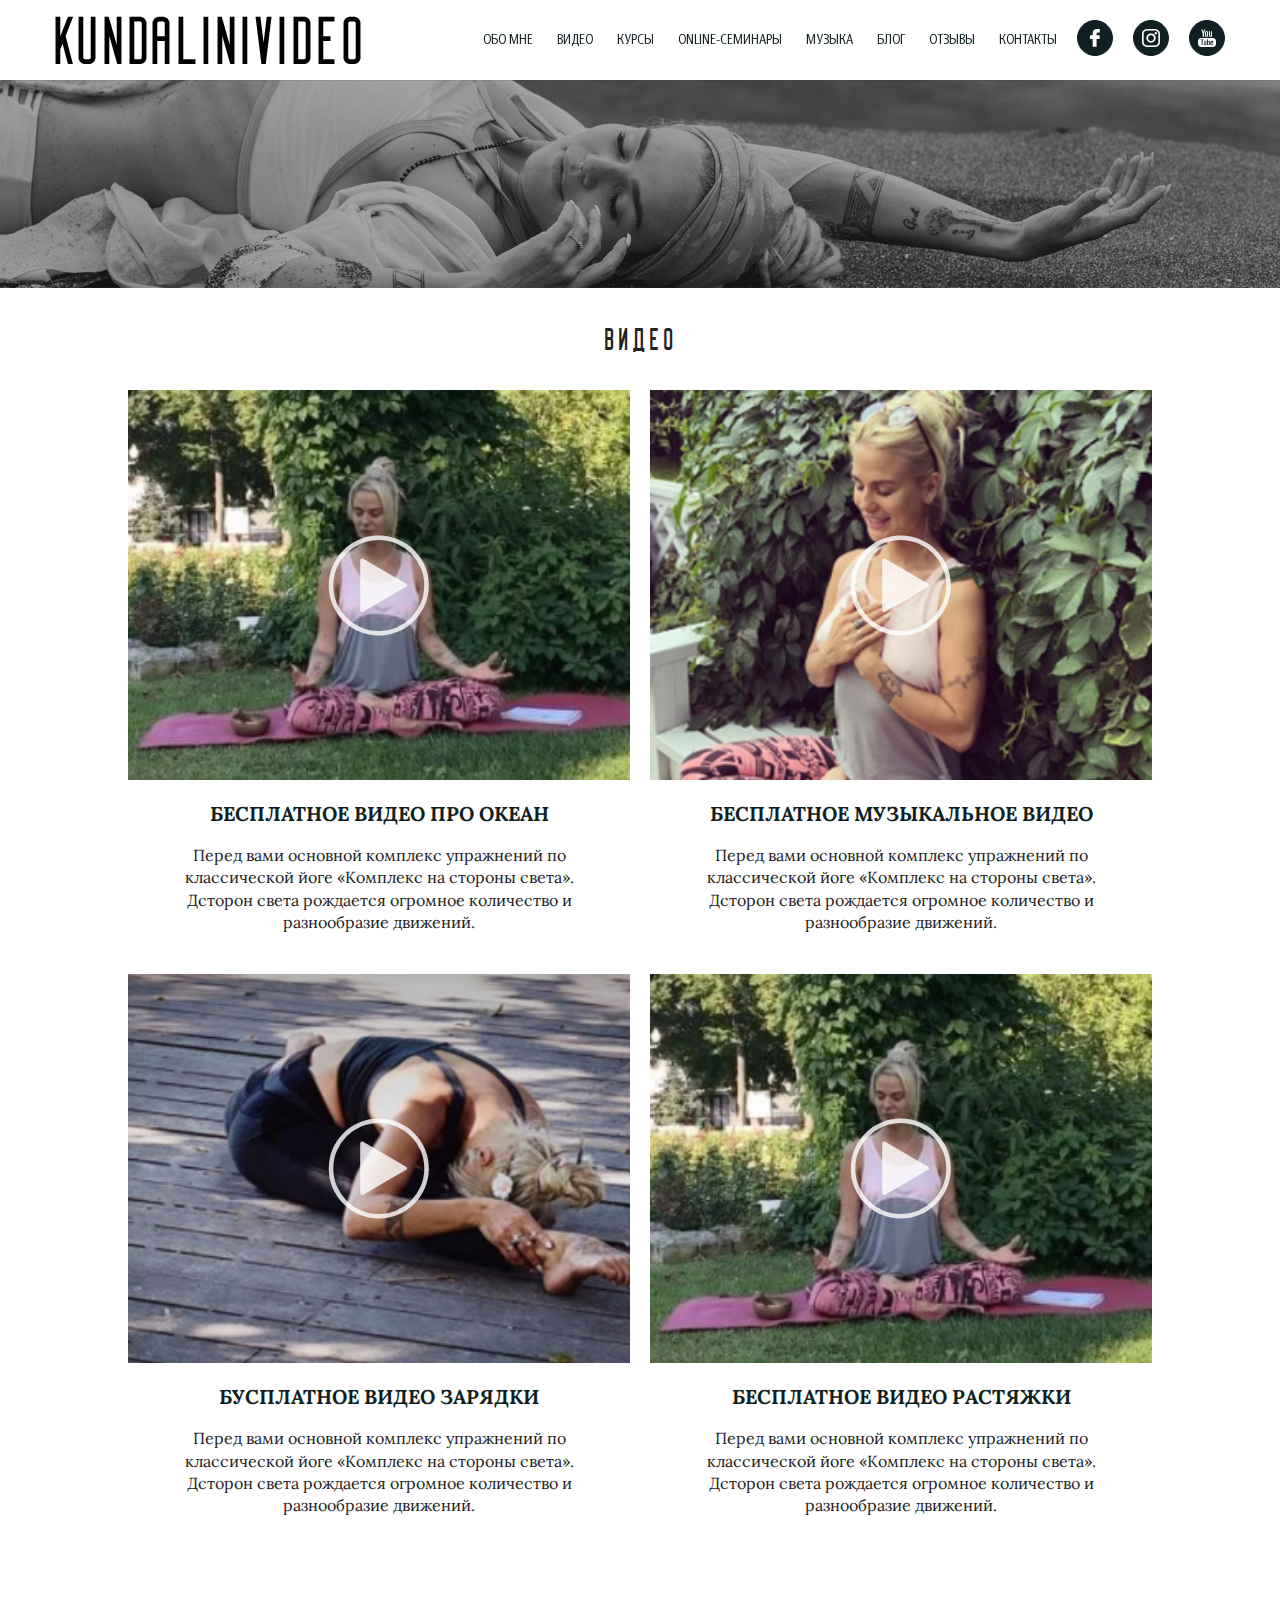
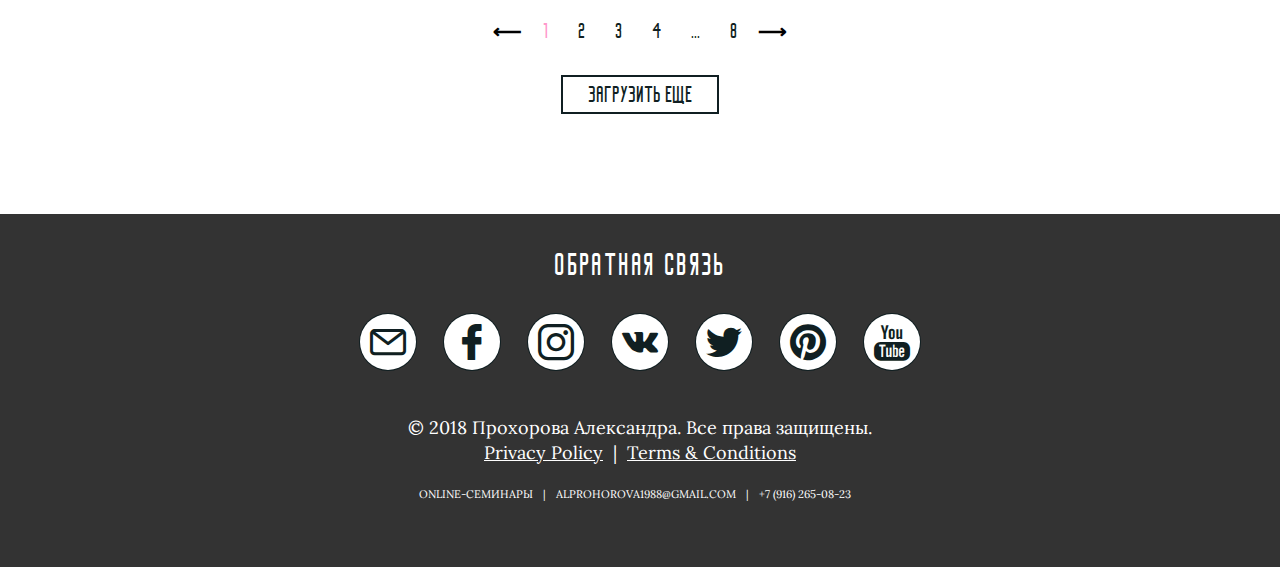
<file: video.html>
<!doctype html>
<html class="no-js" lang="">

<head>
  <meta charset="utf-8">
  <meta http-equiv="x-ua-compatible" content="ie=edge">
  <title>KUNDALINIVIDEO - видеокурсы Александры Прохоровой</title>
  <meta name="description" content="">
  <meta name="viewport" content="width=device-width, initial-scale=1"> 
  
  <link rel="manifest" href="site.webmanifest">
  <link rel="apple-touch-icon" href="icon.png">
  
  <link rel="stylesheet" href="css/style.min.css">
  <link href="https://fonts.googleapis.com/css?family=Lora:400,700&amp;subset=cyrillic" rel="stylesheet">

</head>

<body class="page-main">

  <!-- ▼ Content is here ▼ -->

  <div class="header-layout fixed">
    <section class="navigation">
        <a href="/" class="navigation__logo"><img src="/images/logo-b.png" alt="KUNDALINIVIDEO"></a>
        <div class="navigation__wrap">
            <input type="checkbox" id="mobnavcheck" role="button" title="menu">
            <ul class="navigation__menu">
                <li class="navigation__menu-item"><a href="about-me.html">Обо мне</a></li>
                <li class="navigation__menu-item"><a href="video.html">Видео</a></li>
                <li class="navigation__menu-item"><a href="kursy.html">Курсы</a></li>
                <li class="navigation__menu-item"><a href="online-seminary.html">Online-семинары</a></li>
                <li class="navigation__menu-item"><a href="music.html">Музыка</a></li>
                <li class="navigation__menu-item"><a href="blog.html">Блог</a></li>
                <li class="navigation__menu-item"><a href="reviews.html">Отзывы</a></li>
                <li class="navigation__menu-item"><a href="contacts.html">Контакты</a></li>
                <li class="navigation__menu-item social">
                    <div class="navigation__social">
                        <a class="icon icon-facebook" href="https://www.facebook.com/"></a>
                        <a class="icon icon-instagram" href="https://www.instagram.com/"></a>
                        <a class="icon icon-youtube" href="https://www.youtube.com/user/"></a>
                    </div>
                </li>
            </ul>
            <label for="mobnavcheck" class="navigation__burger" aria-hidden="true" title="menu"><span class="bar"></span></label>
        </div>
    </section>
  </div>

  <div class="main-layout">
    <div class="top-img">
      <img src="images/top-img.png" alt="">
    </div>
    <div class="container">
      <div class="kursy-content">
        <div class="block-title">видео</div>
        <div class="kursy-content__block">
          <div class="kursy-content__item">
            <div class="kursy-content__item-img icon play">
              <a href=""><img src="images/courses-main-cover-1.jpg" alt=""></a>
            </div>
            <div href="" class="kursy-content__item-title">бесплатное видео про океан</div>
            <div class="kursy-content__item-desc">
                Перед вами основной комплекс упражнений по классической йоге «Комплекс на стороны света». Дсторон света рождается огромное количество и разнообразие движений.
            </div>
          </div>
          <div class="kursy-content__item">
            <div class="kursy-content__item-img icon play">
              <a href=""><img src="images/courses-main-cover-2.jpg" alt=""></a>
            </div>
            <div href="" class="kursy-content__item-title">бесплатное музыкальное видео</div>
            <div class="kursy-content__item-desc">
                Перед вами основной комплекс упражнений по классической йоге «Комплекс на стороны света». Дсторон света рождается огромное количество и разнообразие движений.
            </div>
          </div>
          <div class="kursy-content__item">
            <div class="kursy-content__item-img icon play">
              <a href=""><img src="images/courses-main-cover-3.jpg" alt=""></a>
            </div>
            <div href="" class="kursy-content__item-title">бусплатное видео зарядки</div>
            <div class="kursy-content__item-desc">
                Перед вами основной комплекс упражнений по классической йоге «Комплекс на стороны света». Дсторон света рождается огромное количество и разнообразие движений.
            </div>
          </div>
          <div class="kursy-content__item">
            <div class="kursy-content__item-img icon play">
              <a href=""><img src="images/courses-main-cover-1.jpg" alt=""></a>
            </div>
            <div href="" class="kursy-content__item-title">бесплатное видео растяжки</div>
            <div class="kursy-content__item-desc">
                Перед вами основной комплекс упражнений по классической йоге «Комплекс на стороны света». Дсторон света рождается огромное количество и разнообразие движений.
            </div>
          </div>
        </div>
        <div class="pagination">
          <div class="pagination-block">
            <button class="icon arrow-left"></button>
            <a href="" class="active">1</a>
            <a href="">2</a>
            <a href="">3</a>
            <a href="">4</a>
            <a href="">...</a>
            <a href="">8</a>
            <button class="icon arrow-right"></button>
          </div>
          <div class="pagination-btn">
            <button class="">загрузить еще</button>
          </div>

        </div>
      </div>
    </div>


  </div>

  <div class="footer-layout">
      <div class="container">
          <div class="footer-social">
              <div class="footer-social__title">
                  Обратная связь
              </div>
              <div class="footer-social__links">
                  <a class="icon icon-email" href=""></a>
                  <a class="icon icon-facebook" href="https://www.facebook.com/"></a>
                  <a class="icon icon-instagram" href="https://www.instagram.com/"></a>
                  <a class="icon icon-vk" href="https://vk.com/"></a>
                  <a class="icon icon-twitter" href="https://twitter.com/"></a>
                  <a class="icon icon-pinterest" href=""></a>
                  <a class="icon icon-youtube" href="https://www.youtube.com/user/"></a>
              </div>
          </div>
          <div class="footer-copyright">
              &copy; 2018 Прохорова Александра. Все права защищены. <br>
              <a href="">Privacy Policy</a>&nbsp;&nbsp;|&nbsp;&nbsp;<a href="">Terms &amp; Conditions</a>
          </div>
          <div class="footer-links">
              <a class="footer-links__item" href="">Online-семинары</a><!-- 
               --><a class="footer-links__item" href="mailto:alprohorova1988@gmail.com" target="_blank">alprohorova1988@gmail.com</a><!-- 
               --><a class="footer-links__item" href="tel:+79162650823">+7 (916) 265-08-23</a>
          </div>
      </div>
  </div>

  <!-- ▲ End of content ▲ -->

  <script src="/js/libs/modernizr-3.5.0.min.js" type="text/javascript"></script>
  <script src="https://code.jquery.com/jquery-3.2.1.min.js" integrity="sha256-hwg4gsxgFZhOsEEamdOYGBf13FyQuiTwlAQgxVSNgt4=" crossorigin="anonymous"></script>
  <script>window.jQuery || document.write('<script src="/js/libs/jquery-3.2.1.min.js" type="text/javascript"><\/script>')</script>
  <script src="/js/main.min.js" type="text/javascript"></script>
  
  <!-- <script>
      window.ga=function(){ga.q.push(arguments)};ga.q=[];ga.l=+new Date;
      ga('create','UA-XXXXX-Y','auto');ga('send','pageview')
  </script>
  <script src="https://www.google-analytics.com/analytics.js" async defer></script> -->

</body>

</html>
</file>
<file: css/style.min.css>
/*! normalize.css v7.0.0 | MIT License | github.com/necolas/normalize.css */html{line-height:1.15;-ms-text-size-adjust:100%;-webkit-text-size-adjust:100%}body{margin:0}article,aside,footer,header,nav,section{display:block}h1{font-size:2em;margin:.67em 0}figcaption,figure,main{display:block}figure{margin:1em 40px}hr{-webkit-box-sizing:content-box;box-sizing:content-box;height:0;overflow:visible}pre{font-family:monospace,monospace;font-size:1em}a{background-color:transparent;-webkit-text-decoration-skip:objects}abbr[title]{border-bottom:none;text-decoration:underline;-webkit-text-decoration:underline dotted;text-decoration:underline dotted}b,strong{font-weight:inherit}b,strong{font-weight:bolder}code,kbd,samp{font-family:monospace,monospace;font-size:1em}dfn{font-style:italic}mark{background-color:#ff0;color:#000}small{font-size:80%}sub,sup{font-size:75%;line-height:0;position:relative;vertical-align:baseline}sub{bottom:-.25em}sup{top:-.5em}audio,video{display:inline-block}audio:not([controls]){display:none;height:0}img{border-style:none}svg:not(:root){overflow:hidden}button,input,optgroup,select,textarea{font-family:sans-serif;font-size:100%;line-height:1.15;margin:0}button,input{overflow:visible}button,select{text-transform:none}[type=reset],[type=submit],button,html [type=button]{-webkit-appearance:button}[type=button]::-moz-focus-inner,[type=reset]::-moz-focus-inner,[type=submit]::-moz-focus-inner,button::-moz-focus-inner{border-style:none;padding:0}[type=button]:-moz-focusring,[type=reset]:-moz-focusring,[type=submit]:-moz-focusring,button:-moz-focusring{outline:1px dotted ButtonText}fieldset{padding:.35em .75em .625em}legend{-webkit-box-sizing:border-box;box-sizing:border-box;color:inherit;display:table;max-width:100%;padding:0;white-space:normal}progress{display:inline-block;vertical-align:baseline}textarea{overflow:auto}[type=checkbox],[type=radio]{-webkit-box-sizing:border-box;box-sizing:border-box;padding:0}[type=number]::-webkit-inner-spin-button,[type=number]::-webkit-outer-spin-button{height:auto}[type=search]{-webkit-appearance:textfield;outline-offset:-2px}[type=search]::-webkit-search-cancel-button,[type=search]::-webkit-search-decoration{-webkit-appearance:none}::-webkit-file-upload-button{-webkit-appearance:button;font:inherit}details,menu{display:block}summary{display:list-item}canvas{display:inline-block}template{display:none}[hidden]{display:none}.slick-slider{position:relative;display:block;-webkit-box-sizing:border-box;box-sizing:border-box;-webkit-touch-callout:none;-webkit-user-select:none;-moz-user-select:none;-ms-user-select:none;user-select:none;-ms-touch-action:pan-y;touch-action:pan-y;-webkit-tap-highlight-color:transparent}.slick-list{position:relative;overflow:hidden;display:block;margin:0;padding:0}.slick-list:focus{outline:0}.slick-list.dragging{cursor:pointer;cursor:hand}.slick-slider .slick-list,.slick-slider .slick-track{-webkit-transform:translate3d(0,0,0);-ms-transform:translate3d(0,0,0);transform:translate3d(0,0,0)}.slick-track{position:relative;left:0;top:0;display:block;margin-left:auto;margin-right:auto}.slick-track:after,.slick-track:before{content:"";display:table}.slick-track:after{clear:both}.slick-loading .slick-track{visibility:hidden}.slick-slide{float:left;height:100%;min-height:1px;display:none}[dir=rtl] .slick-slide{float:right}.slick-slide img{display:block}.slick-slide.slick-loading img{display:none}.slick-slide.dragging img{pointer-events:none}.slick-initialized .slick-slide{display:block}.slick-loading .slick-slide{visibility:hidden}.slick-vertical .slick-slide{display:block;height:auto;border:1px solid transparent}.slick-arrow.slick-hidden{display:none}html{color:#222;font-size:1em;line-height:1.4}::-moz-selection{background:#b3d4fc;text-shadow:none}::selection{background:#b3d4fc;text-shadow:none}hr{display:block;height:1px;border:0;border-top:1px solid #ccc;margin:1em 0;padding:0}audio,canvas,iframe,img,svg,video{vertical-align:middle}fieldset{border:0;margin:0;padding:0}textarea{resize:vertical}.browserupgrade{margin:.2em 0;background:#ccc;color:#000;padding:.2em 0}.hidden{display:none!important}.visuallyhidden{border:0;clip:rect(0 0 0 0);-webkit-clip-path:inset(50%);clip-path:inset(50%);height:1px;margin:-1px;overflow:hidden;padding:0;position:absolute;width:1px;white-space:nowrap}.visuallyhidden.focusable:active,.visuallyhidden.focusable:focus{clip:auto;-webkit-clip-path:none;clip-path:none;height:auto;margin:0;overflow:visible;position:static;width:auto;white-space:inherit}.invisible{visibility:hidden}.clearfix:after,.clearfix:before{content:" ";display:table}.clearfix:after{clear:both}@media print{*,:after,:before{background:0 0!important;color:#000!important;-webkit-box-shadow:none!important;box-shadow:none!important;text-shadow:none!important}a,a:visited{text-decoration:underline}a[href]:after{content:" (" attr(href) ")"}abbr[title]:after{content:" (" attr(title) ")"}a[href^="#"]:after,a[href^="javascript:"]:after{content:""}pre{white-space:pre-wrap!important}blockquote,pre{border:1px solid #999;page-break-inside:avoid}thead{display:table-header-group}img,tr{page-break-inside:avoid}h2,h3,p{orphans:3;widows:3}h2,h3{page-break-after:avoid}}body{display:-webkit-box;display:-ms-flexbox;display:flex;min-height:100vh;-webkit-box-orient:vertical;-webkit-box-direction:normal;-ms-flex-direction:column;flex-direction:column}.main-layout{-webkit-box-flex:1;-ms-flex:1;flex:1}@font-face{font-family:BigStem-Regular;src:url(/fonts/BigStem-Regular.eot);src:url(/fonts/BigStem-Regular.eot?#iefix) format('embedded-opentype'),url(/fonts/BigStem-Regular.ttf) format('truetype'),url(/fonts/BigStem-Regular.woff) format('woff'),url(/fonts/BigStem-Regular.svg) format('svg');font-style:normal;font-weight:400}@font-face{font-family:BarnaulGrotesk;src:url(/fonts/BarnaulGrotesk-Reg.eot);src:url(/fonts/BarnaulGrotesk-Reg.eot?#iefix) format('embedded-opentype'),url(/fonts/BarnaulGrotesk-Reg.woff) format('woff'),url(/fonts/BarnaulGrotesk-Reg.ttf) format('truetype'),url(/fonts/BarnaulGrotesk-Reg.svg) format('svg');font-weight:400;font-style:normal}@font-face{font-family:webicons;src:url(/fonts/webicons.eot?5l8xlb);src:url(/fonts/webicons.eot?5l8xlb#iefix) format('embedded-opentype'),url(/fonts/webicons.ttf?5l8xlb) format('truetype'),url(/fonts/webicons.woff?5l8xlb) format('woff'),url(/fonts/webicons.svg?5l8xlb#webicons) format('svg');font-weight:400;font-style:normal}.icon{font-family:webicons!important;speak:none;font-style:normal;font-weight:400;font-variant:normal;text-transform:none;line-height:1;-webkit-font-smoothing:antialiased;-moz-osx-font-smoothing:grayscale}.pagination-left:before{content:"\e907"}.pagination-right:before{content:"\e908"}.slide-left:before{content:"\e909"}.slide-right:before{content:"\e90a"}.play:before{content:"\e90b"}.arrow-up:before{content:"\e90c"}.arrow-down:before{content:"\e90d"}.icon-email:before{content:"\e900"}.icon-facebook:before{content:"\e901"}.icon-instagram:before{content:"\e902"}.icon-pinterest:before{content:"\e903"}.icon-twitter:before{content:"\e904"}.icon-vk:before{content:"\e905"}.icon-youtube:before{content:"\e906"}.main-layout{font-family:Lora,sans-serif}.bold{font-weight:700}.container{max-width:1024px;margin:0 auto}.columns-desktop-2{-webkit-columns:2;-moz-columns:2;columns:2}.columns-desktop-3{-webkit-columns:3;-moz-columns:3;columns:3}.columns-desktop-4{-webkit-columns:4;-moz-columns:4;columns:4}.header-layout #mobnavcheck,.header-layout .navigation__burger{display:none}.header-layout.fixed .navigation{position:fixed;top:0;z-index:20}.header-layout .navigation{-ms-flex-pack:distribute;justify-content:space-around}.navigation{background:#fff;position:absolute;top:0;left:0;right:0;width:100%;z-index:20;display:-webkit-box;display:-ms-flexbox;display:flex;-webkit-box-shadow:0 0 1px rgba(16,31,34,.5);box-shadow:0 0 1px rgba(16,31,34,.5)}.navigation__wrap{display:-webkit-box;display:-ms-flexbox;display:flex;-webkit-box-pack:right;-ms-flex-pack:right;justify-content:right}.navigation__logo{display:-webkit-box;display:-ms-flexbox;display:flex;-webkit-box-align:center;-ms-flex-align:center;align-items:center}.navigation__menu{list-style:none;display:-webkit-box;display:-ms-flexbox;display:flex;margin:0;padding:0}.navigation__menu-item{display:block;color:#101f22;font-size:14px;font-family:BarnaulGrotesk,Tahoma;text-transform:uppercase;text-decoration:none;background:0 0;position:relative;will-change:transform;-webkit-transition:all .3s;transition:all .3s}.navigation__menu-item a{padding:30px 12px;display:block;color:inherit;text-decoration:inherit}.navigation__menu-item a.active{font-weight:700}.navigation__menu-item:after{content:'';display:block;position:absolute;background:rgba(16,31,34,.75);left:12px;right:12px;bottom:32px;height:1px;opacity:0;-webkit-transform:scale3d(.4,1,1);transform:scale3d(.4,1,1);-webkit-transition:opacity .3s,-webkit-transform .41s;transition:opacity .3s,-webkit-transform .41s;transition:opacity .3s,transform .41s;transition:opacity .3s,transform .41s,-webkit-transform .41s}.navigation__menu-item:last-child{padding-right:0}.navigation__menu-item:hover{color:#f9c}.navigation__menu-item--active:after,.navigation__menu-item:hover:after{-webkit-transform:scale3d(1,1,1);transform:scale3d(1,1,1);opacity:1}.navigation__menu-item.social:after{content:none}.navigation__social{display:-webkit-box;display:-ms-flexbox;display:flex;padding:20px 0;padding-left:8px}.navigation__social .icon{color:#fff;background:#101f22;border:1px solid #101f22;border-radius:50%;text-decoration:none;font-size:18px;padding:8px;-webkit-transition:all .3s;transition:all .3s}.navigation__social .icon:hover{color:#f9c;background:#fff;border-color:rgba(16,31,34,.75)}.navigation__social .icon+.icon{margin-left:20px}.navigation__menu-item.search a{font-size:13px;padding-top:28px}.navigation__menu-item.search:hover{background:0 0}.navigation__menu-item.search:after{content:none}.navigation__submenu{visibility:hidden;opacity:0;list-style:none;min-width:150px;margin:0;padding:10px 6px;position:absolute;top:100%;left:0;background:#fff;-webkit-transition:opacity .3s;transition:opacity .3s}.navigation__submenu a{color:#333;padding:2px 6px;-webkit-transition:color .3s;transition:color .3s}.navigation__submenu a:hover{color:#89101f}.navigation__submenu-item{display:block;padding:5px 12px}.navigation__menu-item--has-child:before{content:'';display:block;position:absolute;top:50%;right:2px;height:0;width:0;border:4px solid #fff;border-bottom-width:0;border-right-color:transparent;border-left-color:transparent;-webkit-transform:translateY(-50%);-ms-transform:translateY(-50%);transform:translateY(-50%);-webkit-transition:opacity .3s;transition:opacity .3s}.navigation__menu-item--has-child:hover .navigation__submenu{visibility:visible;opacity:1}.navigation__menu-item--has-child:hover:before{opacity:.5}.block-title{font-size:30px;text-align:center;font-family:BigStem-Regular,Tahoma;text-transform:uppercase;letter-spacing:4px;margin-bottom:50px}.block-title2{font-size:30px;text-align:center;font-family:BigStem-Regular,Tahoma;text-transform:uppercase;letter-spacing:4px;margin-top:30px!important;margin-bottom:30px!important}.top-section{display:-webkit-box;display:-ms-flexbox;display:flex;height:90vh;min-height:620px;margin-bottom:60px}.top-section__about{width:50%;height:100%;-webkit-box-sizing:border-box;box-sizing:border-box;padding:40px 135px;background:url(/images/about-main-bg.jpg) 0 0 no-repeat;background-size:cover;display:-webkit-box;display:-ms-flexbox;display:flex;-webkit-box-orient:vertical;-webkit-box-direction:normal;-ms-flex-flow:column nowrap;flex-flow:column nowrap;-webkit-box-pack:justify;-ms-flex-pack:justify;justify-content:space-between}.top-section__about-pagelink{font-family:BigStem-Regular,Tahoma;font-size:30px;color:#fff;text-transform:uppercase;text-decoration:underline}.top-section__about-pagelink:hover{text-decoration:none;color:#f9c}.top-section__about-morelink{font-family:BarnaulGrotesk,Tahoma;width:34px;font-size:14px;color:#fff;text-transform:uppercase;text-decoration:none}.top-section__about-morelink span{display:block;-webkit-transform-origin:0 0;-ms-transform-origin:0 0;transform-origin:0 0;-webkit-transform:rotate(-90deg);-ms-transform:rotate(-90deg);transform:rotate(-90deg);-webkit-transition:-webkit-transform .3s;transition:-webkit-transform .3s;transition:transform .3s;transition:transform .3s,-webkit-transform .3s;will-change:transform}.top-section__about-morelink i{display:block;font-size:34px;position:relative;top:-10px;left:-8px;-webkit-animation-duration:.5s;animation-duration:.5s;-webkit-animation-fill-mode:both;animation-fill-mode:both}.top-section__about-morelink:hover span{-webkit-transform:rotate(-90deg) translate3d(-15px,0,0);transform:rotate(-90deg) translate3d(-15px,0,0)}.top-section__about-morelink:hover i{-webkit-animation-name:arrow-down-roll;animation-name:arrow-down-roll}@-webkit-keyframes arrow-down-roll{100%,35%{-webkit-animation-timing-function:cubic-bezier(.215,.61,.355,1);animation-timing-function:cubic-bezier(.215,.61,.355,1)}35%{-webkit-transform:translate3d(0,100%,0) scaleY(.4);transform:translate3d(0,100%,0) scaleY(.4)}36%{-webkit-transform:translate3d(0,-100%,0) scaleY(.3);transform:translate3d(0,-100%,0) scaleY(.3)}100%{-webkit-transform:translate3d(0,15%,0) scaleY(.9);transform:translate3d(0,15%,0) scaleY(.9)}}@keyframes arrow-down-roll{100%,35%{-webkit-animation-timing-function:cubic-bezier(.215,.61,.355,1);animation-timing-function:cubic-bezier(.215,.61,.355,1)}35%{-webkit-transform:translate3d(0,100%,0) scaleY(.4);transform:translate3d(0,100%,0) scaleY(.4)}36%{-webkit-transform:translate3d(0,-100%,0) scaleY(.3);transform:translate3d(0,-100%,0) scaleY(.3)}100%{-webkit-transform:translate3d(0,15%,0) scaleY(.9);transform:translate3d(0,15%,0) scaleY(.9)}}.top-section__logo{width:100%}.top-section__events{width:50%;height:100%;position:relative;-webkit-box-sizing:border-box;box-sizing:border-box;background:url(/images/topslide-bg.jpg);background-size:cover;padding:40px;padding-top:0}.top-section__events .navigation,.top-section__events .navigation__menu{-webkit-box-pack:end;-ms-flex-pack:end;justify-content:flex-end}.top-section__menu{margin-bottom:50px}.top-section__social{position:absolute;right:40px;bottom:40px}.top-section__social .icon{color:#fff;background:#000;font-size:26px;padding:12px;margin-left:32px;border-radius:50%;border:2px solid #000;text-decoration:none;-webkit-transition:all .3s;transition:all .3s}.top-section__social .icon:hover{background:#fff;color:#f9c;border-color:#000}@media screen and (min-width:769px){.page-main .header-layout{display:none}.page-main .header-layout.fixed{display:block}}.events-slider{position:relative}.events-slide{text-align:center}.events-slide__poster{position:relative;width:70%;margin:0 auto;margin-bottom:25px}.events-slide__poster:before{position:absolute;top:50%;left:50%;-webkit-transform:translate3d(-50%,-50%,0);transform:translate3d(-50%,-50%,0);font-size:100px;color:#fff;opacity:.8;-webkit-transition:all .3s;transition:all .3s;z-index:1}.events-slide__poster:hover:before{font-size:116px;opacity:.9}.events-slide__poster img{width:100%}.events-slide__title{text-transform:uppercase;font-size:18px;margin-bottom:5px}.events-slider__control{position:absolute;top:0;right:0;bottom:70px;display:-webkit-box;display:-ms-flexbox;display:flex;-webkit-box-orient:vertical;-webkit-box-direction:normal;-ms-flex-direction:column;flex-direction:column;-webkit-box-pack:justify;-ms-flex-pack:justify;justify-content:space-between}.events-slider__control-next,.events-slider__control-prev{border:none;background:0 0;cursor:pointer;font-size:36px}.events-slider__counter-cur,.events-slider__counter-total{display:block;font-family:BigStem-Regular,Tahoma;font-size:24px;text-align:center}.events-slider__counter-cur:after{content:'';display:block;width:20px;height:4px;background:#000;margin:4px auto 8px}.video-slider{display:-webkit-box;display:-ms-flexbox;display:flex;-webkit-box-pack:center;-ms-flex-pack:center;justify-content:center;margin-bottom:10px}.video-slider .slick-next,.video-slider .slick-prev{position:absolute;display:block;height:35px;width:35px;line-height:0;font-size:0;cursor:pointer;background:0 0;color:transparent;top:120px;padding:0;border-radius:50%;border:0;outline:0;z-index:2;-webkit-transition:opacity .3s;transition:opacity .3s}.video-slider .slick-next:focus,.video-slider .slick-next:hover,.video-slider .slick-prev:focus,.video-slider .slick-prev:hover{outline:0}.video-slider .slick-next:focus:before,.video-slider .slick-next:hover:before,.video-slider .slick-prev:focus:before,.video-slider .slick-prev:hover:before{opacity:1}.video-slider .slick-next.slick-disabled:before,.video-slider .slick-prev.slick-disabled:before{opacity:.5}.video-slider .slick-next:before,.video-slider .slick-prev:before{font-family:webicons;font-size:35px;line-height:1;color:#463e3a;opacity:.5;-webkit-font-smoothing:antialiased;-moz-osx-font-smoothing:grayscale}.video-slider .slick-prev{left:-40px}[dir=rtl] .video-slider .slick-prev{left:auto;right:5%}.video-slider .slick-prev:before{content:"\e909"}[dir=rtl] .video-slider .slick-prev:before{content:"\e90a"}.video-slider .slick-next{right:-40px}[dir=rtl] .video-slider .slick-next{left:5%;right:auto}.video-slider .slick-next:before{content:"\e90a"}[dir=rtl] .video-slider .slick-next:before{content:"\e909"}.video-slider__item{width:30%}.video-slider__item-image{display:block;position:relative;text-align:center}.video-slider__item-image img{display:inline-block;-webkit-transition:all .5s ease;transition:all .5s ease;will-change:transform}.video-slider__item-image:after{content:'';display:block;position:absolute;top:0;right:0;bottom:0;left:0;z-index:1;-webkit-transition:-webkit-box-shadow .6s;transition:-webkit-box-shadow .6s;transition:box-shadow .6s;transition:box-shadow .6s,-webkit-box-shadow .6s}.video-slider__item-image:hover:after{-webkit-box-shadow:inset 0 0 15px 25px #fff;box-shadow:inset 0 0 15px 25px #fff}.video-slider__item-image:hover img{opacity:.8;-webkit-transform:scale3d(.95,.95,1);transform:scale3d(.95,.95,1)}.video-slider__item-title{display:block;font-size:20px;font-weight:700;text-transform:uppercase;margin-top:20px;margin-bottom:16px;text-align:center;color:#101f22;text-decoration:none;-webkit-transition:color .4s;transition:color .4s}.video-slider__item-title:hover{color:#f9c}.video-slider__item-desc{text-align:center}.main-slider__slide-item{overflow:hidden;position:relative}.main-slider__slide-item>img{width:100%;-webkit-transform:scale3d(1,1,1);transform:scale3d(1,1,1);-webkit-backface-visibility:hidden;will-change:transform;-webkit-transition:-webkit-transform 5.5s;transition:-webkit-transform 5.5s;transition:transform 5.5s;transition:transform 5.5s,-webkit-transform 5.5s;-webkit-transition-delay:.2s;transition-delay:.2s}.main-slider__slide-item.slide-active>img{-webkit-transform:scale3d(1.15,1.15,1);transform:scale3d(1.15,1.15,1)}.main-slider__slide-item.slide-active .main-slider__extra-img{-webkit-transform:translate3d(-50%,0,0) scale3d(1,1,1);transform:translate3d(-50%,0,0) scale3d(1,1,1);opacity:1}.main-slider__slide-item.slide-active .main-slider__slide-text{opacity:1}.main-slider__extra-img{position:absolute;top:50%;left:50%;-webkit-transform:translate3d(-50%,0,0) scale3d(.8,.8,1);transform:translate3d(-50%,0,0) scale3d(.8,.8,1);opacity:0;will-change:transform,opacity;-webkit-transition:opacity 2s,-webkit-transform 2.5s;transition:opacity 2s,-webkit-transform 2.5s;transition:transform 2.5s,opacity 2s;transition:transform 2.5s,opacity 2s,-webkit-transform 2.5s;-webkit-transition-delay:.5s;transition-delay:.5s}.main-slider__extra-img img{max-width:100%}.main-slider__slide-text{display:block;position:absolute;top:50%;left:50%;font-size:20px;text-transform:uppercase;color:#89101f;font-family:Lora,sans-serif;font-weight:400;-webkit-transform:translate3d(-50%,-50%,0);transform:translate3d(-50%,-50%,0);opacity:0;-webkit-transition:opacity 1s;transition:opacity 1s;z-index:1;-webkit-transition-delay:1s;transition-delay:1s;letter-spacing:4px}.about-section{height:1000px;background:#fff url(/images/about-section-bg.jpg) 0 0 no-repeat;background-position:center;background-size:cover;margin-bottom:100px}.about-section .container{padding-top:100px}.about-info{height:800px;width:630px;border:16px solid #392e35;position:relative}.about-info:after,.about-info:before{content:'';display:block;position:absolute;top:-20px;left:40px;right:40px;height:20px;background:#fff}.about-info:after{bottom:-20px;top:auto}.about-info__text{position:absolute;top:-40px;bottom:-40px;left:80px;right:80px;font-size:16px;z-index:2}.about-info__title{font-size:44px;font-family:BigStem-Regular,Tahoma}.highlighted-text{font-family:BigStem-Regular,Tahoma;font-size:30px;text-align:center;letter-spacing:2px;font-weight:400;line-height:1.4;margin-bottom:100px}.highlight{padding:0 20px 5px;background-image:-webkit-gradient(linear,left bottom,left top,color-stop(65%,#fc98ca),color-stop(70%,rgba(255,255,255,0)));background-image:-webkit-linear-gradient(bottom,#fc98ca 65%,rgba(255,255,255,0) 70%);background-image:linear-gradient(0deg,#fc98ca 65%,rgba(255,255,255,0) 70%)}.instagram-section{margin-bottom:50px}.instagram-section__wrap{display:-webkit-box;display:-ms-flexbox;display:flex;-webkit-box-orient:horizontal;-webkit-box-direction:normal;-ms-flex-flow:row wrap;flex-flow:row wrap;margin-bottom:20px}.instagram-section__item{width:25%;margin:0;padding:0;position:relative}.instagram-section__item img{width:100%;height:auto;margin:0;padding:0;-webkit-transition:all .6s ease;transition:all .6s ease;will-change:transform}.instagram-section__item:after{content:'';display:block;position:absolute;top:0;right:0;bottom:0;left:0;z-index:1;-webkit-transition:-webkit-box-shadow .5s;transition:-webkit-box-shadow .5s;transition:box-shadow .5s;transition:box-shadow .5s,-webkit-box-shadow .5s}.instagram-section__item:hover:after{-webkit-box-shadow:inset 0 0 10px 15px #fff;box-shadow:inset 0 0 10px 15px #fff}.instagram-section__item:hover img{opacity:.8;-webkit-transform:scale3d(.98,.98,1);transform:scale3d(.98,.98,1)}.instagram-section__link{text-align:center}.instagram-section__link a{color:#101f22;text-decoration:none;font-size:18px;line-height:36px}.instagram-section__link a span{position:relative}.instagram-section__link a span:after{content:'';display:block;position:absolute;background:rgba(16,31,34,.75);left:0;right:0;bottom:2px;height:1px;opacity:0;-webkit-transform:scale3d(.4,1,1);transform:scale3d(.4,1,1);-webkit-transition:opacity .25s,-webkit-transform .3s;transition:opacity .25s,-webkit-transform .3s;transition:opacity .25s,transform .3s;transition:opacity .25s,transform .3s,-webkit-transform .3s}.instagram-section__link a:hover span:after{opacity:1;-webkit-transform:scale3d(1,1,1);transform:scale3d(1,1,1)}.instagram-section__link a i{font-size:36px}.instagram-section__link a i,.instagram-section__link a span{display:inline-block;vertical-align:middle}.reviews-section{margin-bottom:100px}.reviews-section__title{font-family:BigStem-Regular,Tahoma;font-size:30px;text-transform:uppercase;letter-spacing:2px;text-align:center;margin-bottom:50px}.reviews-section__wrap{display:-webkit-box;display:-ms-flexbox;display:flex;-webkit-box-orient:horizontal;-webkit-box-direction:normal;-ms-flex-flow:row wrap;flex-flow:row wrap}.reviews-section__item{width:50%;padding:20px;-webkit-box-sizing:border-box;box-sizing:border-box}.review-item{display:-webkit-box;display:-ms-flexbox;display:flex;-webkit-box-orient:horizontal;-webkit-box-direction:normal;-ms-flex-flow:row wrap;flex-flow:row wrap}.review-item__ava{width:160px;height:160px;border-radius:50%;overflow:hidden}.review-item__ava img{width:100%}.review-item__content{padding-top:25px;padding-left:16px;width:296px}.review-item__name{font-size:18px;font-weight:700;margin-bottom:25px;text-transform:uppercase}hr{width:100%;height:1px;background-color:#000;margin-top:50px;margin-bottom:50px;opacity:.7}hr.vertical{height:100%;width:1px;background-color:#000;margin:0}.footer-layout{background:#333}.footer-layout .footer-social__title{line-height:100px;text-align:center;display:block;font-size:30px;color:#fff;font-family:BigStem-Regular,Tahoma;text-transform:uppercase;letter-spacing:2.4px}.footer-layout .footer-social__links{text-align:center;margin-bottom:45px}.footer-layout .footer-social__links .icon{display:inline-block;vertical-align:top;color:#101f22;background:#fff;border-radius:50%;text-decoration:none;font-size:36px;padding:10px;margin:0 12px;-webkit-box-shadow:0 0 0 1px #101f22;box-shadow:0 0 0 1px #101f22;-webkit-transition:color .4s,-webkit-box-shadow .2s;transition:color .4s,-webkit-box-shadow .2s;transition:color .4s,box-shadow .2s;transition:color .4s,box-shadow .2s,-webkit-box-shadow .2s}.footer-layout .footer-social__links .icon:before{display:block;-webkit-transition:-webkit-transform .25s;transition:-webkit-transform .25s;transition:transform .25s;transition:transform .25s,-webkit-transform .25s}.footer-layout .footer-social__links .icon:hover{color:#f9c;-webkit-box-shadow:0 0 0 2px #fff;box-shadow:0 0 0 2px #fff}.footer-layout .footer-social__links .icon:hover:before{-webkit-transform:scale3d(.9,.9,1);transform:scale3d(.9,.9,1)}.footer-layout .footer-copyright{color:#fff;font-family:Lora,sans-serif;font-weight:300;font-size:18px;text-align:center;margin-bottom:15px}.footer-layout .footer-copyright a{color:#fff}.footer-layout .footer-copyright a:hover{text-decoration:none}.footer-layout .footer-links{text-align:center;margin-bottom:55px}.footer-layout .footer-links__item{display:inline-block;vertical-align:top;color:#fff;text-decoration:none;padding:6px 0 10px;margin-right:10px;font-family:Lora,sans-serif;text-transform:uppercase;font-size:11px}.footer-layout .footer-links__item:before{content:"|";display:inline-block;margin-right:10px}.footer-layout .footer-links__item:hover{text-decoration:underline}.footer-layout .footer-links__item:first-child:before{content:none}@media screen and (max-width:768px){body{padding-top:80px}body .header-layout .navigation{position:fixed;-webkit-box-pack:justify;-ms-flex-pack:justify;justify-content:space-between}.container{max-width:720px}.top-section{-webkit-box-orient:vertical;-webkit-box-direction:normal;-ms-flex-direction:column;flex-direction:column;height:auto}.top-section__about{width:100%;height:100vh;padding:40px}.top-section__events{width:100%;padding-top:30px;padding-bottom:120px}.events-slider__control{bottom:0}.top-section__menu{display:none}.video-slider .slick-dots{list-style:none;display:-webkit-box;display:-ms-flexbox;display:flex;-webkit-box-pack:center;-ms-flex-pack:center;justify-content:center;position:absolute;bottom:-56px;padding:0;margin:0}.video-slider .slick-dots li button{font-size:0;color:transparent;border:2px solid #101f22;background:#101f22;border-radius:50%;width:24px;height:24px;margin:0 10px}.video-slider .slick-dots li.slick-active button{background:#fff}.video-slider__item-title{margin-top:10px}.about-section{height:auto;background-image:none;margin-bottom:30px}.about-section .about-info{border:0;width:100%;height:auto}.about-section .about-info:after,.about-section .about-info:before{content:none}.about-section .about-info__text{position:static;padding:40px}.navigation__logo{height:80px;width:auto;padding:20px;padding-left:25px;-webkit-box-sizing:border-box;box-sizing:border-box}.navigation__logo img{width:100%;display:block}.header-layout .navigation .navigation__wrap{padding-left:10px;padding-right:25px}.header-layout .navigation .navigation__menu{position:absolute;top:0;left:0;width:86%;height:100vh;background:#f9c;z-index:2;padding-top:20px;padding-bottom:25px;display:-webkit-box;display:-ms-flexbox;display:flex;-webkit-box-orient:vertical;-webkit-box-direction:normal;-ms-flex-flow:column nowrap;flex-flow:column nowrap;-webkit-box-pack:start;-ms-flex-pack:start;justify-content:flex-start;-webkit-box-align:center;-ms-flex-align:center;align-items:center;-webkit-transform:translate3d(0,0,0);transform:translate3d(0,0,0);-webkit-transform:translateX(-100%);-ms-transform:translateX(-100%);transform:translateX(-100%);will-change:transform;-webkit-transition:-webkit-transform .35s cubic-bezier(.19,1,.22,1);transition:-webkit-transform .35s cubic-bezier(.19,1,.22,1);transition:transform .35s cubic-bezier(.19,1,.22,1);transition:transform .35s cubic-bezier(.19,1,.22,1),-webkit-transform .35s cubic-bezier(.19,1,.22,1)}.header-layout .navigation .navigation__menu-item a{padding:0 20px;font-size:2.5em;line-height:2}.header-layout .navigation .navigation__menu-item.search a{font-size:2.7em}.header-layout .navigation .navigation__menu-item--has-child:before{content:none}.header-layout .navigation .navigation__submenu{display:none}.header-layout .navigation .navigation__burger{display:block;position:relative;z-index:2;width:3em;height:2em;margin:auto 0;padding:0;border:none;outline:0;background:0 0;cursor:pointer;-webkit-transition:width .2s cubic-bezier(.19,1,.22,1);transition:width .2s cubic-bezier(.19,1,.22,1)}.header-layout .navigation .navigation__burger .bar,.header-layout .navigation .navigation__burger:after,.header-layout .navigation .navigation__burger:before{position:absolute;left:0;display:block;width:100%;height:12%;background:#101f22;content:'';-webkit-transition:all .5s cubic-bezier(.19,1,.22,1);transition:all .5s cubic-bezier(.19,1,.22,1)}.header-layout .navigation .navigation__burger .bar{top:44%}.header-layout .navigation .navigation__burger:before{top:0;-webkit-transform-origin:top left;-ms-transform-origin:top left;transform-origin:top left}.header-layout .navigation .navigation__burger:after{bottom:0;-webkit-transform-origin:bottom left;-ms-transform-origin:bottom left;transform-origin:bottom left}.header-layout .navigation #mobnavcheck{display:block;position:fixed;opacity:0}.header-layout .navigation #mobnavcheck:checked+.navigation__menu{-webkit-transform:translateX(0);-ms-transform:translateX(0);transform:translateX(0)}.header-layout .navigation #mobnavcheck:checked~.navigation__burger{width:2em}.header-layout .navigation #mobnavcheck:checked~.navigation__burger:after,.header-layout .navigation #mobnavcheck:checked~.navigation__burger:before{width:141.42%}.header-layout .navigation #mobnavcheck:checked~.navigation__burger:before{-webkit-transform:rotate(45deg) translateY(-50%);-ms-transform:rotate(45deg) translateY(-50%);transform:rotate(45deg) translateY(-50%)}.header-layout .navigation #mobnavcheck:checked~.navigation__burger:after{-webkit-transform:rotate(-45deg) translateY(50%);-ms-transform:rotate(-45deg) translateY(50%);transform:rotate(-45deg) translateY(50%)}.header-layout .navigation #mobnavcheck:checked~.navigation__burger .bar{-webkit-transform:scale(.1);-ms-transform:scale(.1);transform:scale(.1)}.reviews-section__item{width:100%}}@media screen and (max-width:576px){.container{max-width:540px}.footer-layout .footer-social__links{padding:0 80px}.footer-layout .footer-social__links .icon{margin-bottom:10px}}.about-me-block{margin-top:150px;margin-bottom:50px}.about-me-block>img{float:left;margin-right:15px;margin-bottom:15px}.about-me-block>img :after{content:"";clear:both;display:block}.about-me-block .about-me-block__text{text-align:left}.about-me-block .about-me-block__text .block-title{text-align:left;margin-bottom:20px;padding-top:10px}.about-me-block .about-me-block__text p{font-size:16px;line-height:1.4;letter-spacing:.005em;word-spacing:2px}.instagram-section_about-me{margin-bottom:0}.instagram-section_about-me .instagram-section__wrap{margin-bottom:0}@media screen and (max-width:769px){.about-me-block{margin-top:20px;display:-webkit-box;display:-ms-flexbox;display:flex;-webkit-box-orient:vertical;-webkit-box-direction:normal;-ms-flex-direction:column;flex-direction:column}.about-me-block>img{margin-right:0;width:100%;display:block}}.top-img{display:block;margin-top:79px;position:relative}.top-img:before{content:"";position:absolute;top:0;left:0;bottom:0;right:0;background-color:#333;opacity:.4}.top-img>img{width:100%;height:100%;display:block}.kursy-content{margin-top:30px}.kursy-content .block-title{width:100%;display:block;margin-bottom:30px}.kursy-content__block{width:100%;display:grid;grid-template-columns:1fr 1fr;grid-column-gap:20px;grid-row-gap:40px}.kursy-content__item{display:block}.kursy-content__item-img{width:100%;position:relative}.kursy-content__item-img:before{position:absolute;top:50%;left:50%;-webkit-transform:translate3d(-50%,-50%,0);transform:translate3d(-50%,-50%,0);font-size:100px;color:#fff;opacity:.8;-webkit-transition:all .3s;transition:all .3s;z-index:1}.kursy-content__item-img:hover:before{font-size:116px;opacity:.9}.kursy-content__item-img img{width:100%}.kursy-content__item-title{display:block;font-size:20px;font-weight:700;text-transform:uppercase;margin-top:20px;margin-bottom:16px;text-align:center;color:#101f22;text-decoration:none;-webkit-transition:color .4s;transition:color .4s;cursor:pointer}.kursy-content__item-title:hover{color:#f9c}.kursy-content__item-desc{text-align:center;margin:0 30px}.kursy-content_item-durability{display:block;text-align:center;color:#999;margin-top:20px;margin-bottom:10px;font-size:14px;font-weight:600;letter-spacing:.01em}.kursy-content__item-btn{font-size:22px;font-weight:500;text-align:center;font-family:BigStem-Regular,Tahoma;text-transform:uppercase;letter-spacing:4px;background-color:#f9c;padding:5px 15px;border-radius:8px;margin:10px auto;width:140px;display:block;color:#000;cursor:pointer;-webkit-transition:color .2s;transition:color .2s}.kursy-content__item-btn:hover{color:#fff}.pagination{margin:100px auto;text-align:center}.pagination-block{display:-webkit-box;display:-ms-flexbox;display:flex;-ms-flex-wrap:nowrap;flex-wrap:nowrap;-webkit-box-pack:center;-ms-flex-pack:center;justify-content:center}.pagination-block a{font-size:20px;text-align:center;font-family:BigStem-Regular,Tahoma;padding:0 15px;text-decoration:none;color:#101f22}.pagination-block a.active,.pagination-block a:hover{color:#f9c}.pagination-block button{border:none;background:0 0;cursor:pointer;font-size:20px;font-weight:600;line-height:normal}.pagination-block button.arrow-left:before{content:"\27F5"}.pagination-block button.arrow-right:before{content:"\27F6"}.pagination-block button:hover{color:#f9c}.pagination-btn{display:block;margin:30px 0}.pagination-btn button{font-size:22px;text-align:center;font-family:BigStem-Regular,Tahoma;padding:0 15px;text-decoration:none;color:#101f22;border:2px solid #101f22;background:0 0;padding:5px 25px;cursor:pointer}@media screen and (max-width:769px){.pagination{margin:50px auto}.pagination-block button{display:contents}}@media screen and (max-width:769px){.top-img{margin-top:0}.kursy-content__block{grid-template-columns:1fr}}.blog-container{display:-webkit-box;display:-ms-flexbox;display:flex;-ms-flex-wrap:nowrap;flex-wrap:nowrap;-webkit-box-pack:left;-ms-flex-pack:left;justify-content:left;margin-bottom:100px}.blog-container .blog-container__main{width:75%;margin-right:30px}.blog-container .blog-container__sidebar{width:25%;padding-left:30px;display:block;height:100%}.blog-container__item>img{display:block;width:100%}.blog-container__item-date{display:block;text-align:left;color:#999;margin-top:20px;font-size:20px;font-weight:400;text-transform:uppercase}.blog-container__item-title{font-size:30px;font-family:BigStem-Regular,Tahoma;text-transform:uppercase;margin-bottom:20px;color:#000;letter-spacing:.04em}.blog-container__item-share{display:-webkit-box;display:-ms-flexbox;display:flex;-ms-flex-wrap:nowrap;flex-wrap:nowrap;-webkit-box-pack:left;-ms-flex-pack:left;justify-content:left;margin-top:50px;margin-bottom:50px}.blog-container__item-share-text{font-size:24px;font-family:BigStem-Regular,Tahoma;text-transform:uppercase;letter-spacing:.1em}.blog-container__item-share-icons{margin-left:15px}.blog-container__item-share-icons a{display:inline-block;vertical-align:top;border-radius:50%;text-decoration:none;font-size:22px;padding:7px;margin:0 5px;color:#fff}.blog-container__item-share-icons a.icon-facebook{background-color:#3b5998}.blog-container__item-share-icons a.icon-twitter{background-color:#1ea0f4}.blog-container__item-share-icons a.icon-vk{background-color:#4c75a1}.blog-container__item-share-icons a.icon-pinterest{color:#bc091c;padding:0;font-size:36px}.blog-container__sidebar{display:block;height:100%;border-left:1px solid #000}.blog-container__sidebar:before{content:"";border-left:#ccc}.blog-container__sidebar>hr{margin-top:30px;margin-bottom:30px}.blog-container__sidebar-title{font-size:22px;font-family:BigStem-Regular,Tahoma;text-transform:uppercase;letter-spacing:2px;margin-bottom:50px}.blog-container__sidebar-date{display:block;text-align:left;color:#999;margin-top:20px;font-size:12px;font-weight:400;text-transform:uppercase}.blog-container__sidebar-link{font-size:22px;font-family:BigStem-Regular,Tahoma;text-transform:uppercase;cursor:pointer;-webkit-transition:color .1s;transition:color .1s}.blog-container__sidebar-link:hover{color:#f9c}@media screen and (max-width:769px){.blog-container{margin-bottom:0}.blog-container .blog-container__sidebar{display:none!important}.blog-container .blog-container__main{width:100%;margin-right:0}}.seminary-container{margin-bottom:150px}.month{display:block;border:none;font-size:36px;font-family:BigStem-Regular,Tahoma;text-transform:uppercase;background-color:#fff;outline:0}.month option{font-size:26px;display:block;outline:0}.day{background-color:#fff;border:1px solid #4c4c4c;padding-bottom:100%;margin:0 0 -1px -1px;position:relative;opacity:.8}.day::after,.day::before{content:'';display:block;position:absolute;background-color:#4c4c4c;z-index:1;opacity:.8}.day::after{width:100%;height:1px;bottom:-1px;left:0}.day::before{width:1px;height:100%;bottom:0;right:-1px}.day.day-empty{border:1px solid #4c4c4c;opacity:.1}.day.day-empty::after,.day.day-empty::before{display:none}.day.seminar{background-color:#ccc}.day.seminar-selected{background-color:#f9c}.day-num{display:-webkit-box;display:-ms-flexbox;display:flex;position:absolute;width:30px;height:30px;top:0;right:0;-ms-flex-wrap:wrap;flex-wrap:wrap;-webkit-box-pack:center;-ms-flex-pack:center;justify-content:center;-webkit-box-align:center;-ms-flex-align:center;align-items:center;font-family:BarnaulGrotesk,Tahoma;font-size:16px;font-weight:600;color:#101f22}.calendar-block{widows:100%;display:-webkit-box;display:-ms-flexbox;display:flex;-ms-flex-wrap:nowrap;flex-wrap:nowrap;-webkit-box-pack:left;-ms-flex-pack:left;justify-content:left;margin:15px 0}.calendar-block .calendar{width:70%;display:grid;grid-template-columns:repeat(7,1fr);grid-template-rows:repeat(6,1fr);margin-right:15px}.calendar-block .calendar-sidebar{width:30%;margin-left:15px}.calendar-sidebar__item-date{display:block;text-align:left;color:#999;font-size:20px;font-weight:600;text-transform:uppercase;margin-bottom:10px}.calendar-sidebar__item-title{font-size:30px;font-family:BigStem-Regular,Tahoma;text-transform:uppercase;margin:10px 0 20px}.calendar-sidebar__item-buttons{position:relative}.calendar-sidebar__item-buttons button{position:absolute;display:block;height:35px;width:35px;line-height:0;font-size:0;top:30px;cursor:pointer;background:0 0;color:transparent;padding:0;border-radius:50%;border:0;outline:0;z-index:2;-webkit-transition:opacity .3s;transition:opacity .3s}.calendar-sidebar__item-buttons button.prev:before{content:"\e909"}.calendar-sidebar__item-buttons button.next{left:50px}.calendar-sidebar__item-buttons button.next:before{content:"\e90a"}.calendar-sidebar__item-buttons button.next:before,.calendar-sidebar__item-buttons button.prev:before{font-family:webicons;font-size:35px;line-height:1;color:#463e3a;opacity:.5;-webkit-font-smoothing:antialiased}.calendar-sidebar__item-buttons button.next:focus,.calendar-sidebar__item-buttons button.next:hover,.calendar-sidebar__item-buttons button.prev:focus,.calendar-sidebar__item-buttons button.prev:hover{outline:0}.calendar-sidebar__item-buttons button.next:focus:before,.calendar-sidebar__item-buttons button.next:hover:before,.calendar-sidebar__item-buttons button.prev:focus:before,.calendar-sidebar__item-buttons button.prev:hover:before{opacity:1}@media screen and (max-width:769px){.month{display:block;font-size:26px}.month option{font-size:16px}}@media screen and (max-width:576px){.calendar-block{-webkit-box-orient:vertical;-webkit-box-direction:normal;-ms-flex-direction:column;flex-direction:column;-webkit-box-align:start;-ms-flex-align:start;align-items:flex-start}.calendar-block .calendar{width:100%;margin-right:0}.calendar-block .calendar-sidebar{width:100%;margin-left:0;margin-top:50px}}.music-content{margin-bottom:100px}.music-content__links{margin-top:25px;margin-bottom:25px;display:grid;grid-auto-flow:column;grid-column-gap:1px}.music-content__links-item{width:100%;height:100%;background-color:#fff;display:grid;border-right:1px solid #333}.music-content__links-item:last-child{border:none}.music-content__links-item a{place-self:center}.music-block{margin:0 50px 15px}.music-block__header{margin-bottom:5px;margin-top:100px}.music-block__header-title{text-transform:uppercase;font-family:BigStem-Regular,Tahoma;font-size:25px;display:inline}.music-block__header-controls{float:right;text-align:right}.music-block__header-controls:after{content:"";clear:both;display:block}.music-block__header-controls .view-less,.music-block__header-controls .view-less-labem,.music-block__header-controls .view-more,.music-block__header-controls .view-more-labem{float:right;margin-top:10px}.music-block__header-controls>a{margin-left:15px;text-transform:capitalize;text-decoration:none;color:#fe3f62}.music-block__content{display:grid;grid-template-columns:repeat(5,1fr);grid-gap:15px}.music-block__content a{text-decoration:none;background-color:transparent}.music-block__item-image{border-radius:8px}.music-block__item-image img{border-radius:14%;height:100%;width:100%}.music-block__item-title{color:#101f22;font-size:16px;font-weight:300;text-align:left;margin-top:5px;overflow:hidden;white-space:normal;text-overflow:ellipsis;margin:0 5px}.music-block__item-artist-name{color:#999;font-size:12px;font-weight:300;text-align:left;margin-top:5px;overflow:hidden;white-space:normal;text-overflow:ellipsis;text-transform:capitalize;margin:5px 5px 0}.hidden-album{display:none}.music-block-hr{opacity:.3}@media screen and (max-width:769px){.music-block__header{margin-top:50px}.music-block{margin-left:0;margin-right:0}}@media screen and (max-width:576px){.music-content__links{grid-column-gap:15px;grid-template-columns:1fr 1fr;grid-row-gap:15px;grid-auto-flow:unset}.music-content__links-item{border:none}.music-block__content{display:grid;grid-template-columns:repeat(3,1fr)}}
</file>
